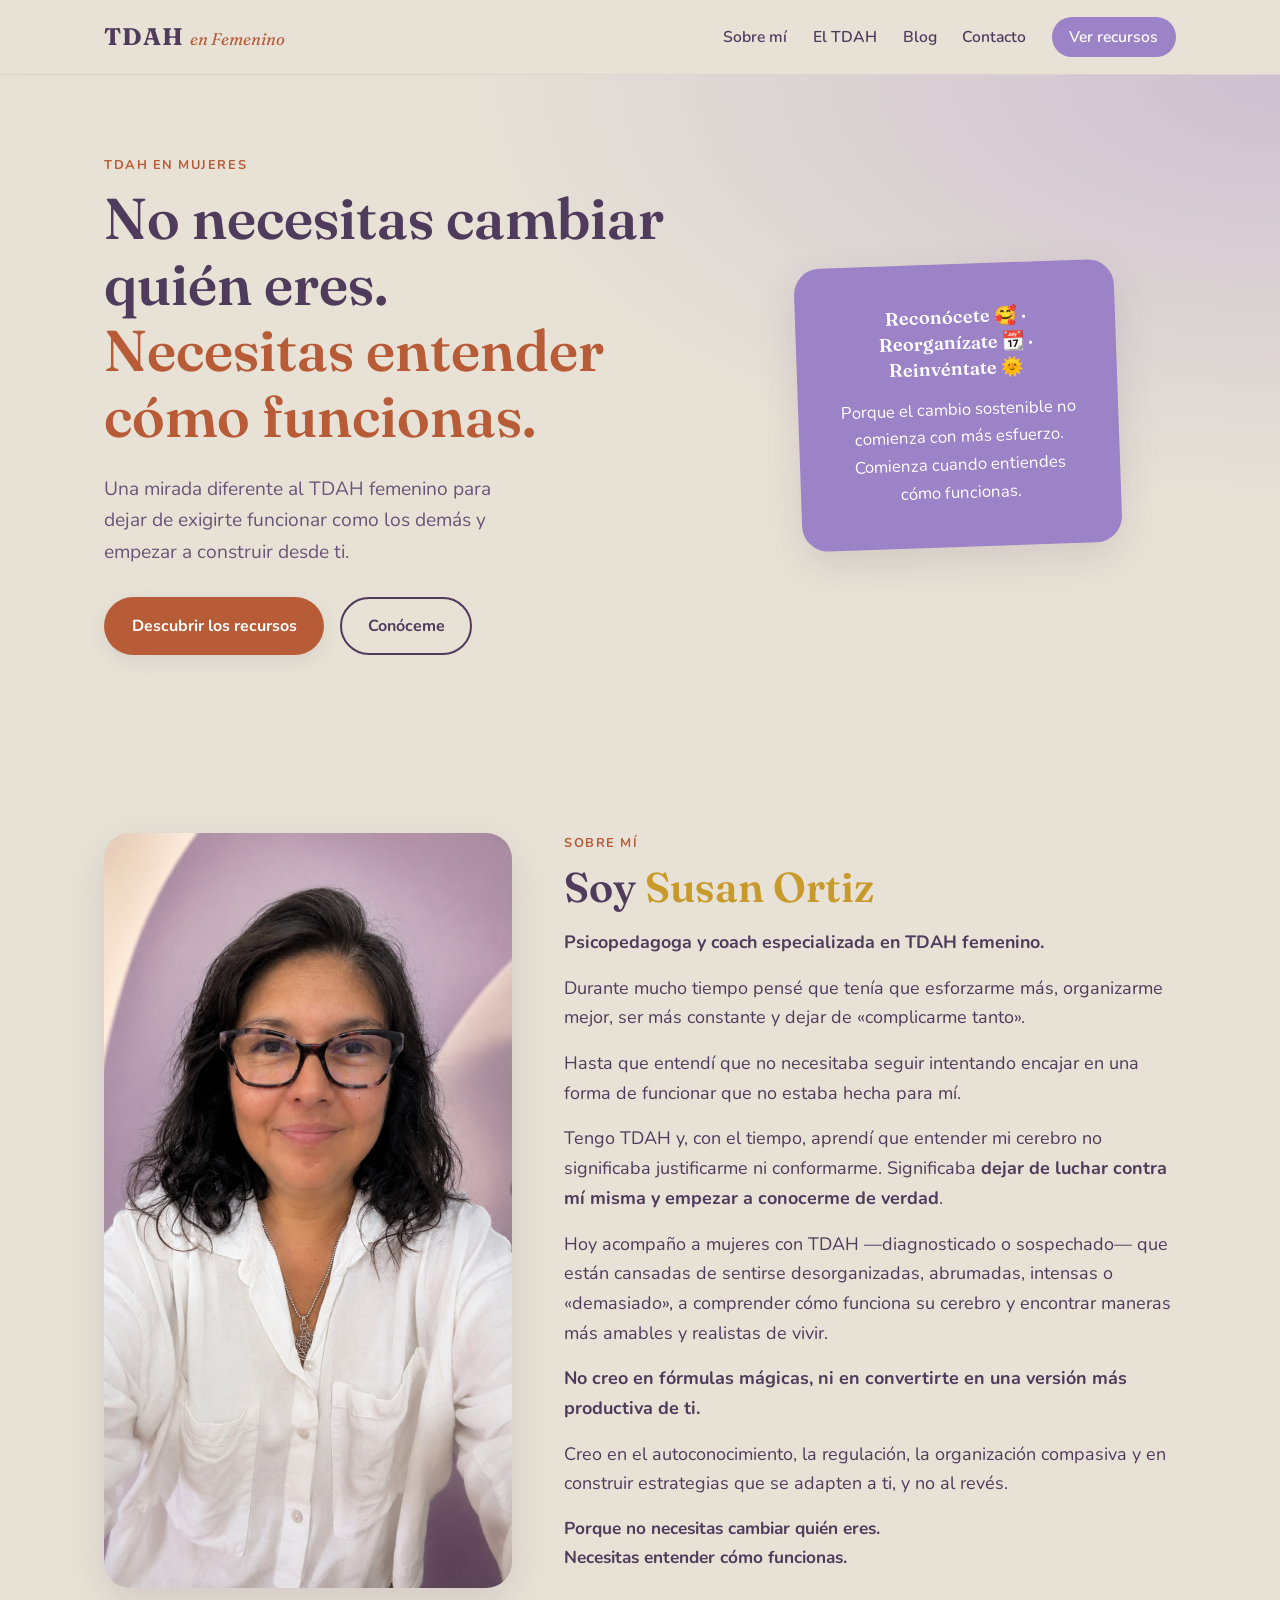
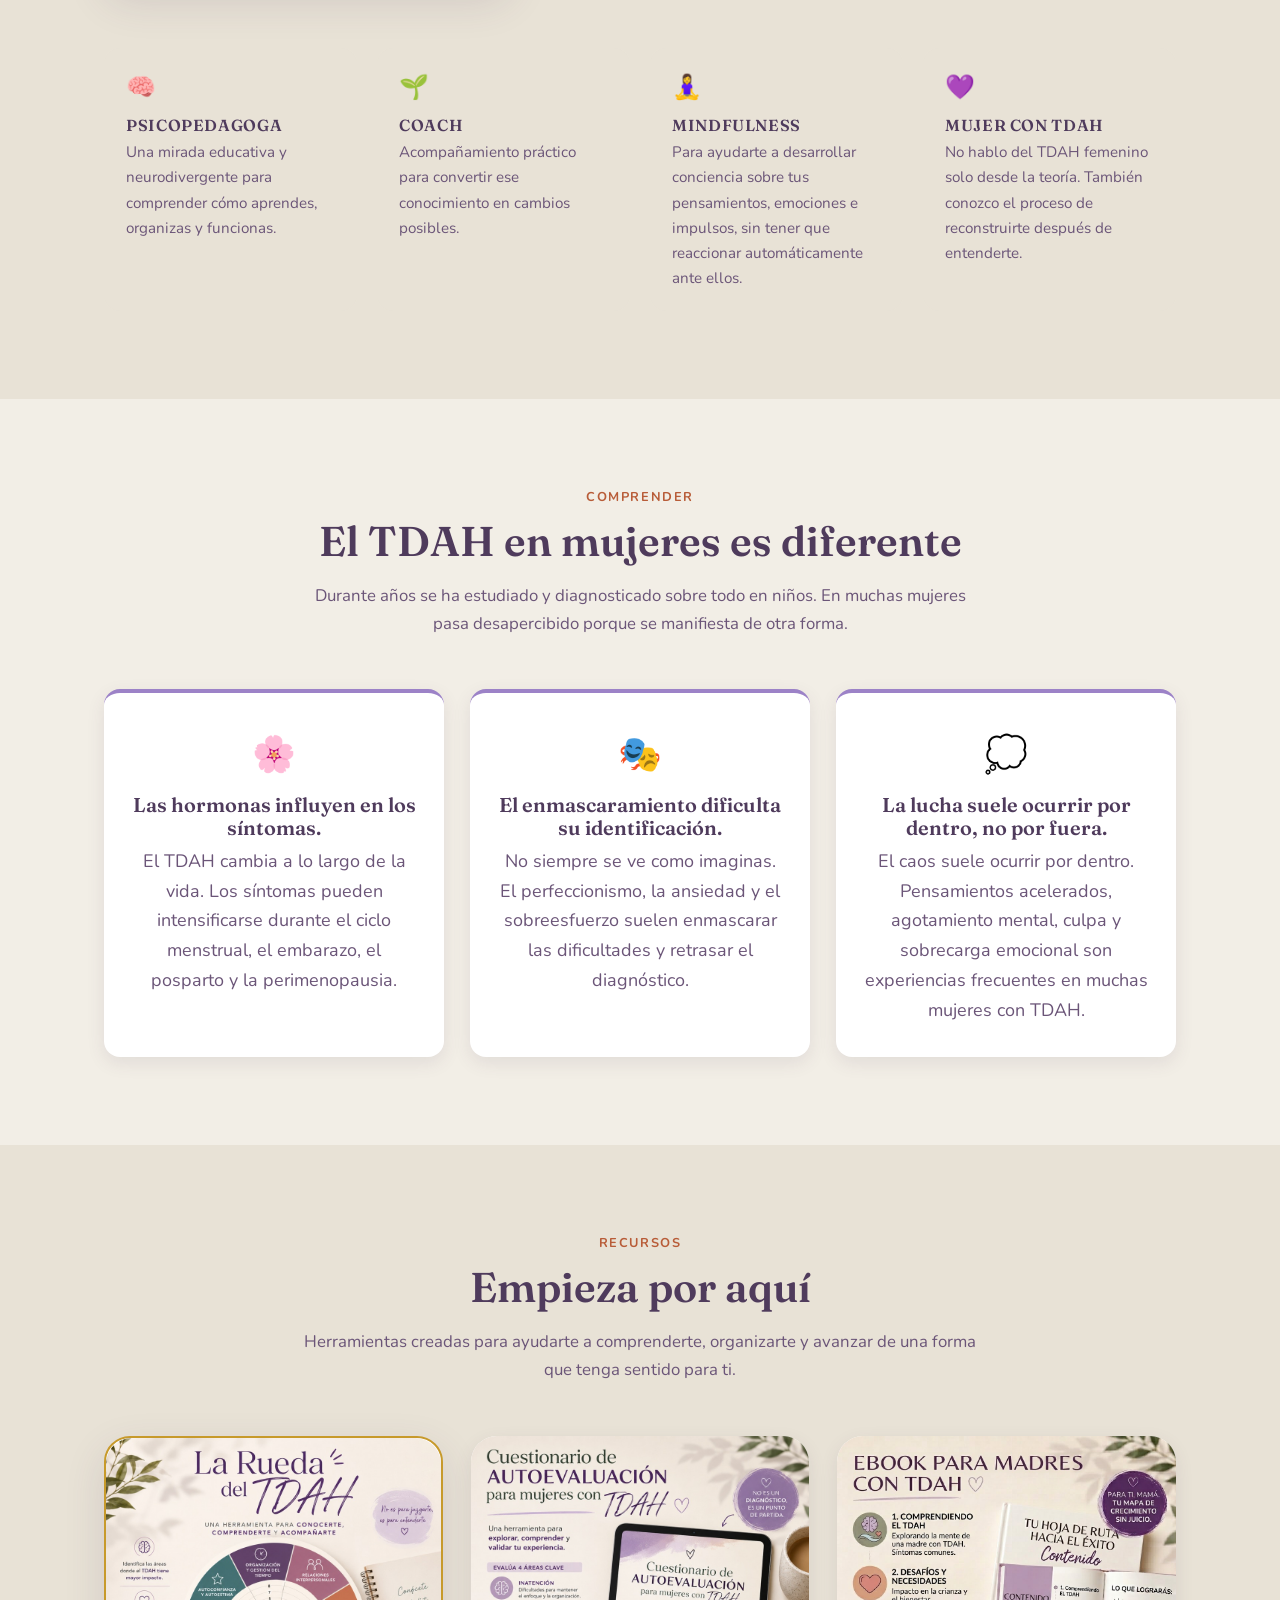
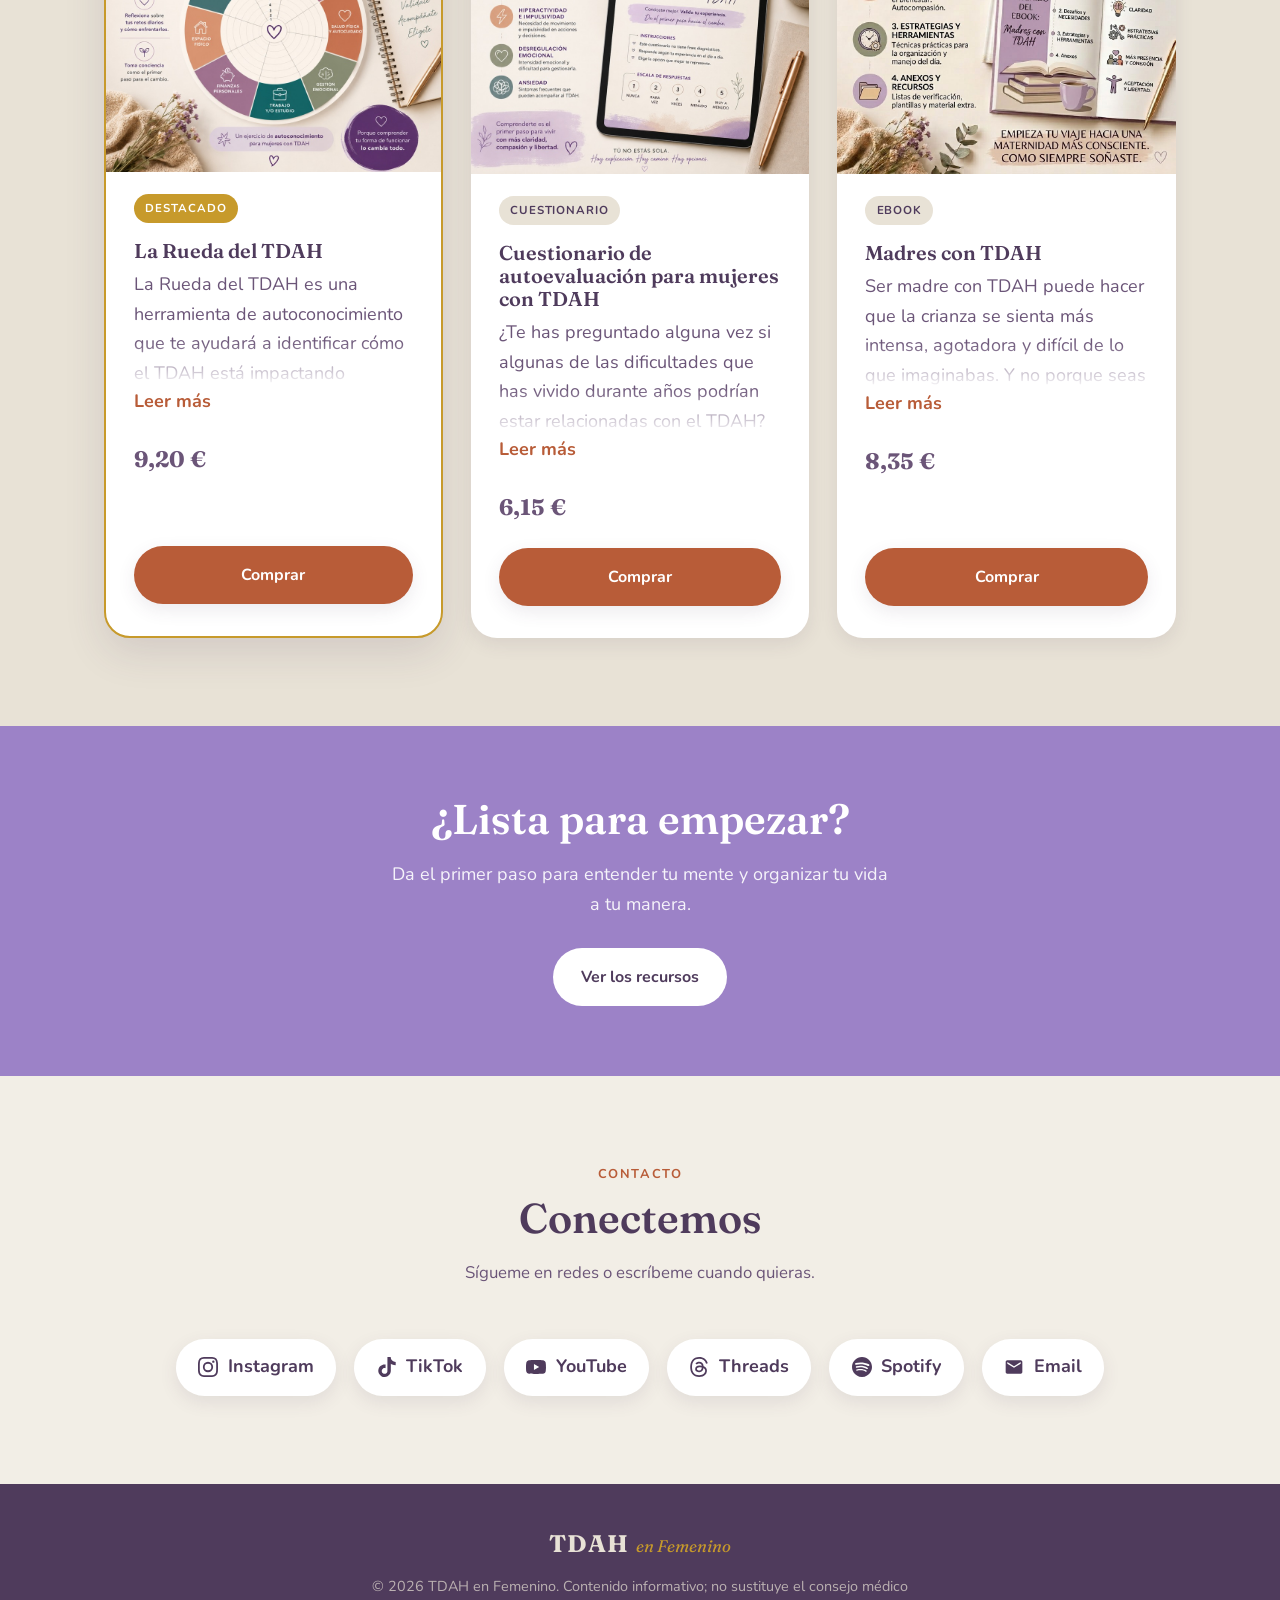
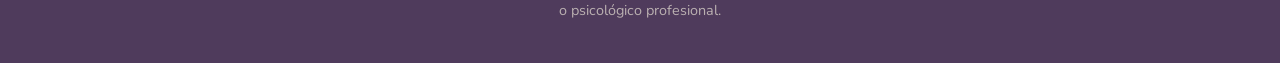
<file: index.html>
<!DOCTYPE html>
<html lang="es">
<head>
  <meta charset="UTF-8" />
  <meta name="viewport" content="width=device-width, initial-scale=1.0" />
  <title>TDAH en Femenino — Recursos sobre el TDAH en mujeres</title>
  <meta name="description" content="TDAH en Femenino: recursos, guías y PDFs para entender y acompañar el TDAH en mujeres. Información cercana y profesional para tu día a día." />
  <meta name="author" content="TDAH en Femenino" />

  <!-- Open Graph -->
  <meta property="og:title" content="TDAH en Femenino" />
  <meta property="og:description" content="Recursos y guías para entender el TDAH en mujeres." />
  <meta property="og:type" content="website" />
  <meta property="og:locale" content="es_ES" />
  <meta property="og:url" content="https://tdah-en-femenino.github.io/" />

  <link rel="preconnect" href="https://fonts.googleapis.com" />
  <link rel="preconnect" href="https://fonts.gstatic.com" crossorigin />
  <link href="https://fonts.googleapis.com/css2?family=Fraunces:opsz,wght@9..144,400;9..144,600;9..144,700&family=Nunito:wght@400;500;600;700&display=swap" rel="stylesheet" />

  <link rel="stylesheet" href="assets/css/styles.css" />
</head>
<body>
  <!-- ===================== HEADER ===================== -->
  <header class="site-header" id="inicio">
    <div class="container header-inner">
      <a class="logo" href="#inicio" aria-label="TDAH en Femenino - inicio">
        <span class="logo-mark">TDAH</span>
        <span class="logo-text">en Femenino</span>
      </a>

      <nav class="nav" aria-label="Navegación principal">
        <button class="nav-toggle" id="navToggle" aria-expanded="false" aria-controls="navMenu" aria-label="Abrir menú">
          <span></span><span></span><span></span>
        </button>
        <ul class="nav-menu" id="navMenu">
          <li><a href="#sobre-mi">Sobre mí</a></li>
          <li><a href="#tdah">El TDAH</a></li>
          <li><a href="/blog/">Blog</a></li>
          <li><a href="#contacto">Contacto</a></li>
          <li><a class="nav-cta" href="#productos">Ver recursos</a></li>
        </ul>
      </nav>
    </div>
  </header>

  <main>
    <!-- ===================== HERO ===================== -->
    <section class="hero">
      <div class="container hero-inner">
        <div class="hero-content">
          <p class="eyebrow">TDAH en mujeres</p>
          <h1>No necesitas cambiar quién eres.<br /><span class="highlight">Necesitas entender cómo funcionas.</span></h1>
          <p class="lead">
            Una mirada diferente al TDAH femenino para dejar de exigirte
            funcionar como los demás y empezar a construir desde ti.
          </p>
          <div class="hero-actions">
            <a class="btn btn-primary" href="#productos">Descubrir los recursos</a>
            <a class="btn btn-ghost" href="#sobre-mi">Conóceme</a>
          </div>
        </div>
        <div class="hero-visual" aria-hidden="true">
          <div class="hero-card">
            <p class="hero-card-title">Reconócete 🥰 · Reorganízate 📆 · Reinvéntate 🌞</p>
            <p>
              Porque el cambio sostenible no comienza con más esfuerzo.
              Comienza cuando entiendes cómo funcionas.
            </p>
          </div>
        </div>
      </div>
    </section>

    <!-- ===================== SOBRE MÍ ===================== -->
    <section class="section" id="sobre-mi">
      <div class="container about-grid">
        <div class="about-photo">
          <img src="assets/img/sobre-mi.jpg" alt="Susan Ortiz, fundadora de TDAH en Femenino" width="960" height="1280" />
        </div>
        <div class="about-text">
          <p class="eyebrow">Sobre mí</p>
          <h2>Soy <span class="highlight-alt">Susan Ortiz</span></h2>
          <p class="about-lead">
            <strong>Psicopedagoga y coach especializada en TDAH femenino.</strong>
          </p>
          <p>
            Durante mucho tiempo pensé que tenía que esforzarme más, organizarme
            mejor, ser más constante y dejar de «complicarme tanto».
          </p>
          <p>
            Hasta que entendí que no necesitaba seguir intentando encajar en una
            forma de funcionar que no estaba hecha para mí.
          </p>
          <p>
            Tengo TDAH y, con el tiempo, aprendí que entender mi cerebro no
            significaba justificarme ni conformarme. Significaba <strong>dejar de
            luchar contra mí misma y empezar a conocerme de verdad</strong>.
          </p>
          <p>
            Hoy acompaño a mujeres con TDAH —diagnosticado o sospechado— que
            están cansadas de sentirse desorganizadas, abrumadas, intensas o
            «demasiado», a comprender cómo funciona su cerebro y encontrar
            maneras más amables y realistas de vivir.
          </p>
          <p>
            <strong>No creo en fórmulas mágicas, ni en convertirte en una versión
            más productiva de ti.</strong>
          </p>
          <p>
            Creo en el autoconocimiento, la regulación, la organización
            compasiva y en construir estrategias que se adapten a ti, y no al
            revés.
          </p>
          <p class="about-closing">
            <strong>Porque no necesitas cambiar quién eres.<br />
            Necesitas entender cómo funcionas.</strong>
          </p>
        </div>
        <div class="about-roles">
          <article class="role-card">
            <span class="role-icon">🧠</span>
            <h3>Psicopedagoga</h3>
            <p>Una mirada educativa y neurodivergente para comprender cómo aprendes, organizas y funcionas.</p>
          </article>
          <article class="role-card">
            <span class="role-icon">🌱</span>
            <h3>Coach</h3>
            <p>Acompañamiento práctico para convertir ese conocimiento en cambios posibles.</p>
          </article>
          <article class="role-card">
            <span class="role-icon">🧘‍♀️</span>
            <h3>Mindfulness</h3>
            <p>Para ayudarte a desarrollar conciencia sobre tus pensamientos, emociones e impulsos, sin tener que reaccionar automáticamente ante ellos.</p>
          </article>
          <article class="role-card">
            <span class="role-icon">💜</span>
            <h3>Mujer con TDAH</h3>
            <p>No hablo del TDAH femenino solo desde la teoría. También conozco el proceso de reconstruirte después de entenderte.</p>
          </article>
        </div>
      </div>
    </section>

    <!-- ===================== QUÉ ES EL TDAH ===================== -->
    <section class="section section-alt" id="tdah">
      <div class="container">
        <div class="section-head">
          <p class="eyebrow">Comprender</p>
          <h2>El TDAH en mujeres es diferente</h2>
          <p class="section-sub">
            Durante años se ha estudiado y diagnosticado sobre todo en niños.
            En muchas mujeres pasa desapercibido porque se manifiesta de otra forma.
          </p>
        </div>
        <div class="features">
          <article class="feature">
            <span class="feature-icon">🌸</span>
            <h3>Las hormonas influyen en los síntomas.</h3>
            <p>El TDAH cambia a lo largo de la vida. Los síntomas pueden intensificarse durante el ciclo menstrual, el embarazo, el posparto y la perimenopausia.</p>
          </article>
          <article class="feature">
            <span class="feature-icon">🎭</span>
            <h3>El enmascaramiento dificulta su identificación.</h3>
            <p>No siempre se ve como imaginas. El perfeccionismo, la ansiedad y el sobreesfuerzo suelen enmascarar las dificultades y retrasar el diagnóstico.</p>
          </article>
          <article class="feature">
            <span class="feature-icon">💭</span>
            <h3>La lucha suele ocurrir por dentro, no por fuera.</h3>
            <p>El caos suele ocurrir por dentro. Pensamientos acelerados, agotamiento mental, culpa y sobrecarga emocional son experiencias frecuentes en muchas mujeres con TDAH.</p>
          </article>
        </div>
      </div>
    </section>
    <!-- ===================== PRODUCTOS ===================== -->
    <section class="section" id="productos">
      <div class="container">
        <div class="section-head">
          <p class="eyebrow">Recursos</p>
          <h2>Empieza por aquí</h2>
          <p class="section-sub">
            Herramientas creadas para ayudarte a comprenderte, organizarte y
            avanzar de una forma que tenga sentido para ti.
          </p>
        </div>

        <div class="products">
          <!-- Producto destacado: La Rueda del TDAH. -->
          <article class="product-card featured">
            <div class="product-media">
              <img src="assets/img/rueda-del-tdah.jpg" alt="La Rueda del TDAH, herramienta visual de autoconocimiento" loading="lazy" width="900" height="900" />
            </div>
            <div class="product-badge">Destacado</div>
            <h3>La Rueda del TDAH</h3>
            <div class="product-desc" id="prod-desc-1">
              <p>
                La Rueda del TDAH es una herramienta de autoconocimiento que te
                ayudará a identificar cómo el TDAH está impactando diferentes
                áreas de tu vida.
              </p>
              <p>
                A través de un ejercicio sencillo, evaluarás 8 áreas clave:
                organización, relaciones, autocuidado, gestión emocional, trabajo
                o estudio, finanzas, espacio físico y autoestima. Al completar la
                rueda, obtendrás una representación visual de tus principales
                desafíos y de las áreas que pueden necesitar más atención y apoyo.
              </p>
              <p>
                Este recurso no tiene fines diagnósticos. Su objetivo es ayudarte
                a desarrollar una mayor comprensión de ti misma y de tu forma
                única de funcionar.
              </p>
              <p class="product-closing">
                <strong>Porque el primer paso para generar cambios es tomar
                conciencia de dónde te encuentras hoy.</strong>
              </p>
            </div>
            <button class="read-more" type="button" aria-expanded="false" aria-controls="prod-desc-1">Leer más</button>
            <p class="product-price">9,20 €</p>
            <a class="btn btn-primary btn-block" href="https://pay.hotmart.com/C107404361L" target="_blank" rel="noopener">
              Comprar
            </a>
          </article>

          <!-- Cuestionario de autoevaluación para mujeres con TDAH. -->
          <article class="product-card">
            <div class="product-media">
              <img src="assets/img/cuestionario-autoevaluacion.jpg" alt="Cuestionario de autoevaluación para mujeres con TDAH" loading="lazy" width="900" height="900" />
            </div>
            <div class="product-badge">Cuestionario</div>
            <h3>Cuestionario de autoevaluación para mujeres con TDAH</h3>
            <div class="product-desc" id="prod-desc-2">
              <p>
                ¿Te has preguntado alguna vez si algunas de las dificultades que
                has vivido durante años podrían estar relacionadas con el TDAH?
              </p>
              <p>
                Este cuestionario ha sido creado especialmente para mujeres que
                quieren comprender mejor su forma de pensar, sentir y funcionar.
                Te ayudará a reconocer patrones y características que pueden estar
                presentes en el TDAH femenino y a reflexionar sobre cómo estos
                pueden estar influyendo en diferentes áreas de tu vida.
              </p>
              <p>
                No es una prueba diagnóstica, pero sí puede ser un primer paso
                para conocerte mejor, poner nombre a algunas experiencias y
                decidir si quieres profundizar en la comprensión de tu cerebro.
              </p>
              <p class="product-closing">
                <strong>Porque entenderte también es una forma de empezar a
                cuidarte.</strong>
              </p>
            </div>
            <button class="read-more" type="button" aria-expanded="false" aria-controls="prod-desc-2">Leer más</button>
            <p class="product-price">6,15 €</p>
            <a class="btn btn-primary btn-block" href="https://pay.hotmart.com/I107403872X" target="_blank" rel="noopener">
              Comprar
            </a>
          </article>

          <!-- Madres con TDAH (ebook). -->
          <article class="product-card">
            <div class="product-media">
              <img src="assets/img/ebook-madres-con-tdah.jpeg" alt="Ebook Madres con TDAH" loading="lazy" width="1024" height="1024" />
            </div>
            <div class="product-badge">Ebook</div>
            <h3>Madres con TDAH</h3>
            <div class="product-desc" id="prod-desc-3">
              <p>
                Ser madre con TDAH puede hacer que la crianza se sienta más
                intensa, agotadora y difícil de lo que imaginabas. Y no porque
                seas una mala madre, sino porque estás intentando responder a las
                demandas de la maternidad mientras gestionas un cerebro que
                funciona de otra manera.
              </p>
              <p>
                Este ebook es una guía práctica para comprender mejor cómo el TDAH
                puede influir en tu maternidad y encontrar estrategias sencillas
                para organizarte, regular tus emociones y acompañar a tus hijos
                desde una crianza más consciente y respetuosa.
              </p>
              <p class="product-closing">
                <strong>Menos culpa. Más comprensión. Más herramientas para ti y
                tu familia.</strong>
              </p>
            </div>
            <button class="read-more" type="button" aria-expanded="false" aria-controls="prod-desc-3">Leer más</button>
            <p class="product-price">8,35 €</p>
            <a class="btn btn-primary btn-block" href="https://pay.hotmart.com/N107404601A" target="_blank" rel="noopener">
              Comprar
            </a>
          </article>
        </div>
      </div>
    </section>

    <!-- ===================== CTA ===================== -->
    <section class="cta-band">
      <div class="container cta-inner">
        <h2>¿Lista para empezar?</h2>
        <p>Da el primer paso para entender tu mente y organizar tu vida a tu manera.</p>
        <a class="btn btn-light" href="#productos">
          Ver los recursos
        </a>
      </div>
    </section>

    <!-- ===================== CONTACTO ===================== -->
    <section class="section section-alt" id="contacto">
      <div class="container contact-inner">
        <div class="section-head">
          <p class="eyebrow">Contacto</p>
          <h2>Conectemos</h2>
          <p class="section-sub">
            Sígueme en redes o escríbeme cuando quieras.
          </p>
        </div>

        <div class="socials">
          <a class="social" href="https://www.instagram.com/tdah_en_femenino/" target="_blank" rel="noopener" aria-label="Instagram">
            <svg class="social-icon" viewBox="0 0 24 24" fill="currentColor" aria-hidden="true" focusable="false"><path d="M12 2.163c3.204 0 3.584.012 4.85.07 3.252.148 4.771 1.691 4.919 4.919.058 1.265.069 1.645.069 4.849 0 3.205-.012 3.584-.069 4.849-.149 3.225-1.664 4.771-4.919 4.919-1.266.058-1.644.07-4.85.07-3.204 0-3.584-.012-4.849-.07-3.26-.149-4.771-1.699-4.919-4.92-.058-1.265-.07-1.644-.07-4.849 0-3.204.013-3.583.07-4.849.149-3.227 1.664-4.771 4.919-4.919 1.266-.057 1.645-.069 4.849-.069zM12 0C8.741 0 8.333.014 7.053.072 2.695.272.273 2.69.073 7.052.014 8.333 0 8.741 0 12c0 3.259.014 3.668.072 4.948.2 4.358 2.618 6.78 6.98 6.98C8.333 23.986 8.741 24 12 24c3.259 0 3.668-.014 4.948-.072 4.354-.2 6.782-2.618 6.979-6.98.059-1.28.073-1.689.073-4.948 0-3.259-.014-3.667-.072-4.947-.196-4.354-2.617-6.78-6.979-6.98C15.668.014 15.259 0 12 0zm0 5.838a6.162 6.162 0 100 12.324 6.162 6.162 0 000-12.324zM12 16a4 4 0 110-8 4 4 0 010 8zm6.406-11.845a1.44 1.44 0 100 2.881 1.44 1.44 0 000-2.881z"/></svg><span>Instagram</span>
          </a>
          <a class="social" href="https://www.tiktok.com/@tdah_en_femenino" target="_blank" rel="noopener" aria-label="TikTok">
            <svg class="social-icon" viewBox="0 0 24 24" fill="currentColor" aria-hidden="true" focusable="false"><path d="M12.525.02c1.31-.02 2.61-.01 3.91-.02.08 1.53.63 3.09 1.75 4.17 1.12 1.11 2.7 1.62 4.24 1.79v4.03c-1.44-.05-2.89-.35-4.2-.97-.57-.26-1.1-.59-1.62-.93-.01 2.92.01 5.84-.02 8.75-.08 1.4-.54 2.79-1.35 3.94-1.31 1.92-3.58 3.17-5.91 3.21-1.43.08-2.86-.31-4.08-1.03-2.02-1.19-3.44-3.37-3.65-5.71-.02-.5-.03-1-.01-1.49.18-1.9 1.12-3.72 2.58-4.96 1.66-1.44 3.98-2.13 6.15-1.72.02 1.48-.04 2.96-.04 4.44-.99-.32-2.15-.23-3.02.37-.63.41-1.11 1.04-1.36 1.75-.21.51-.15 1.07-.14 1.61.24 1.64 1.82 3.02 3.5 2.87 1.12-.01 2.19-.66 2.77-1.61.19-.33.4-.67.41-1.06.1-1.79.06-3.57.07-5.36.01-4.03-.01-8.05.02-12.07z"/></svg><span>TikTok</span>
          </a>
          <a class="social" href="https://www.youtube.com/@TDAHenFemenino" target="_blank" rel="noopener" aria-label="YouTube">
            <svg class="social-icon" viewBox="0 0 24 24" fill="currentColor" aria-hidden="true" focusable="false"><path d="M23.498 6.186a3.016 3.016 0 0 0-2.122-2.136C19.505 3.545 12 3.545 12 3.545s-7.505 0-9.377.505A3.017 3.017 0 0 0 .502 6.186C0 8.07 0 12 0 12s0 3.93.502 5.814a3.016 3.016 0 0 0 2.122 2.136c1.871.505 9.376.505 9.376.505s7.505 0 9.377-.505a3.015 3.015 0 0 0 2.122-2.136C24 15.93 24 12 24 12s0-3.93-.502-5.814zM9.545 15.568V8.432L15.818 12l-6.273 3.568z"/></svg><span>YouTube</span>
          </a>
          <a class="social" href="https://www.threads.com/@tdah_en_femenino" target="_blank" rel="noopener" aria-label="Threads">
            <svg class="social-icon" viewBox="0 0 24 24" fill="currentColor" aria-hidden="true" focusable="false"><path d="M12.186 24h-.007c-3.581-.024-6.334-1.205-8.184-3.509C2.35 18.44 1.5 15.586 1.472 12.01v-.017c.03-3.579.879-6.43 2.525-8.482C5.845 1.205 8.6.024 12.18 0h.014c2.746.02 5.043.725 6.826 2.098 1.677 1.29 2.858 3.13 3.509 5.467l-2.04.569c-1.104-3.96-3.898-5.984-8.304-6.015-2.91.022-5.11.936-6.54 2.717C4.307 6.504 3.616 8.914 3.589 12c.027 3.086.718 5.496 2.057 7.164 1.43 1.783 3.631 2.698 6.54 2.717 2.623-.02 4.358-.631 5.8-2.045 1.647-1.613 1.618-3.593 1.09-4.798-.31-.71-.873-1.3-1.634-1.75-.192 1.352-.622 2.446-1.284 3.272-.886 1.102-2.14 1.704-3.73 1.79-1.202.065-2.361-.218-3.259-.801-1.063-.689-1.685-1.74-1.752-2.964-.065-1.19.408-2.285 1.33-3.082.88-.76 2.119-1.207 3.583-1.291a13.853 13.853 0 0 1 3.02.142c-.126-.742-.375-1.332-.75-1.757-.513-.586-1.308-.883-2.359-.89h-.029c-.844 0-1.992.232-2.721 1.32L7.734 7.847c.98-1.454 2.568-2.256 4.478-2.256h.044c3.194.02 5.097 1.975 5.287 5.388.108.046.216.094.321.142 1.49.7 2.58 1.761 3.154 3.07.797 1.82.871 4.79-1.548 7.158-1.85 1.81-4.094 2.628-7.277 2.65zm1.003-11.69c-.242 0-.487.007-.739.021-1.836.103-2.98.946-2.916 2.143.067 1.256 1.452 1.839 2.784 1.767 1.224-.065 2.818-.543 3.086-3.71a10.5 10.5 0 0 0-2.215-.221z"/></svg><span>Threads</span>
          </a>
          <a class="social" href="https://open.spotify.com/show/7LtHsrQdTnMFi4iqPf178T" target="_blank" rel="noopener" aria-label="Spotify">
            <svg class="social-icon" viewBox="0 0 24 24" fill="currentColor" aria-hidden="true" focusable="false"><path d="M12 0C5.4 0 0 5.4 0 12s5.4 12 12 12 12-5.4 12-12S18.66 0 12 0zm5.521 17.34c-.24.359-.66.48-1.021.24-2.82-1.74-6.36-2.101-10.561-1.141-.418.122-.779-.179-.899-.539-.12-.421.18-.78.54-.9 4.56-1.021 8.52-.6 11.64 1.32.42.18.479.659.301 1.02zm1.44-3.3c-.301.42-.841.6-1.262.3-3.239-1.98-8.159-2.58-11.939-1.38-.479.12-1.02-.12-1.14-.6-.12-.48.12-1.021.6-1.141C9.6 9.9 15 10.561 18.72 12.84c.361.181.54.78.241 1.2zm.12-3.36C15.24 8.4 8.82 8.16 5.16 9.301c-.6.179-1.2-.181-1.38-.721-.18-.601.18-1.2.72-1.381 4.26-1.26 11.28-1.02 15.721 1.621.539.3.719 1.02.419 1.56-.299.421-1.02.599-1.559.3z"/></svg><span>Spotify</span>
          </a>
          <a class="social" href="mailto:mundo.terapia1@gmail.com" aria-label="Correo electrónico">
            <svg class="social-icon" viewBox="0 0 24 24" fill="currentColor" aria-hidden="true" focusable="false"><path d="M20 4H4c-1.1 0-1.99.9-1.99 2L2 18c0 1.1.9 2 2 2h16c1.1 0 2-.9 2-2V6c0-1.1-.9-2-2-2zm0 4-8 5-8-5V6l8 5 8-5v2z"/></svg><span>Email</span>
          </a>
        </div>
      </div>
    </section>
  </main>

  <!-- ===================== FOOTER ===================== -->
  <footer class="site-footer">
    <div class="container footer-inner">
      <a class="logo logo-footer" href="#inicio" aria-label="TDAH en Femenino - inicio">
        <span class="logo-mark">TDAH</span>
        <span class="logo-text">en Femenino</span>
      </a>
      <p class="footer-note">
        © <span id="year"></span> TDAH en Femenino. Contenido informativo; no sustituye
        el consejo médico o psicológico profesional.
      </p>
    </div>
  </footer>

  <script src="assets/js/main.js"></script>
</body>
</html>
</file>
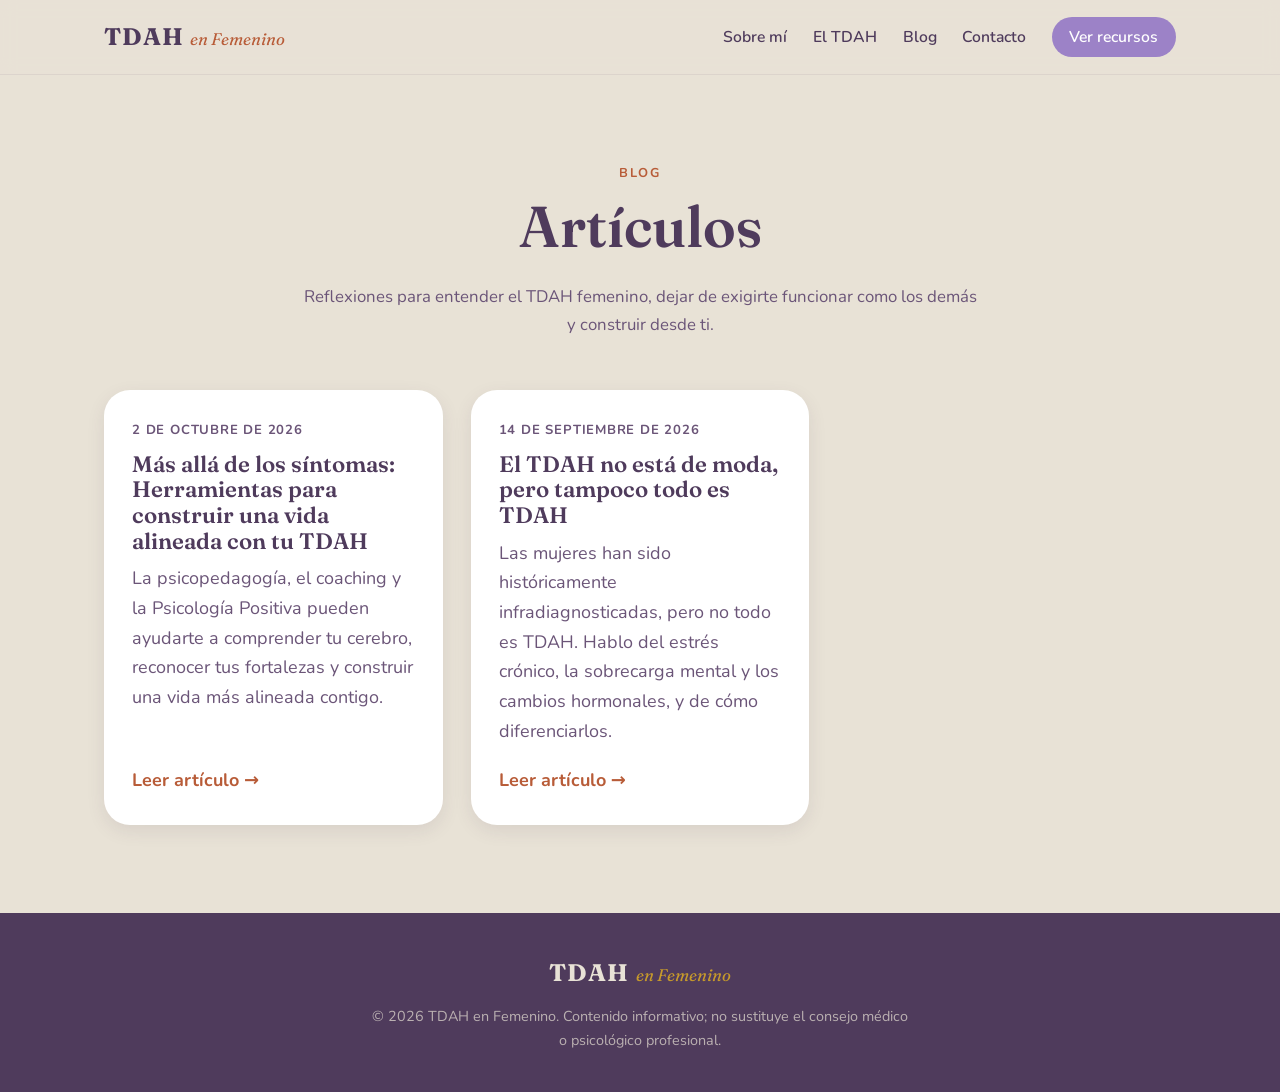
<file: blog/index.html>
<!DOCTYPE html>
<html lang="es">
<head>
  <meta charset="UTF-8" />
  <meta name="viewport" content="width=device-width, initial-scale=1.0" />
  <title>Blog — TDAH en Femenino</title>
  <meta name="description" content="Artículos sobre TDAH femenino: comprender tu mente, dejar de culparte y construir estrategias más amables. Reflexiones de Susan Ortiz." />
  <meta name="author" content="TDAH en Femenino" />

  <!-- Open Graph -->
  <meta property="og:title" content="Blog — TDAH en Femenino" />
  <meta property="og:description" content="Artículos sobre TDAH femenino: comprender tu mente y construir estrategias más amables." />
  <meta property="og:type" content="website" />
  <meta property="og:locale" content="es_ES" />
  <meta property="og:url" content="https://tdah-en-femenino.github.io/blog/" />
  <link rel="canonical" href="https://tdah-en-femenino.github.io/blog/" />

  <link rel="preconnect" href="https://fonts.googleapis.com" />
  <link rel="preconnect" href="https://fonts.gstatic.com" crossorigin />
  <link href="https://fonts.googleapis.com/css2?family=Fraunces:opsz,wght@9..144,400;9..144,600;9..144,700&family=Nunito:wght@400;500;600;700&display=swap" rel="stylesheet" />

  <link rel="stylesheet" href="/assets/css/styles.css" />
</head>
<body>
  <!-- ===================== HEADER ===================== -->
  <header class="site-header">
    <div class="container header-inner">
      <a class="logo" href="/" aria-label="TDAH en Femenino - inicio">
        <span class="logo-mark">TDAH</span>
        <span class="logo-text">en Femenino</span>
      </a>

      <nav class="nav" aria-label="Navegación principal">
        <button class="nav-toggle" id="navToggle" aria-expanded="false" aria-controls="navMenu" aria-label="Abrir menú">
          <span></span><span></span><span></span>
        </button>
        <ul class="nav-menu" id="navMenu">
          <li><a href="/#sobre-mi">Sobre mí</a></li>
          <li><a href="/#tdah">El TDAH</a></li>
          <li><a href="/blog/" aria-current="page">Blog</a></li>
          <li><a href="/#contacto">Contacto</a></li>
          <li><a class="nav-cta" href="/#productos">Ver recursos</a></li>
        </ul>
      </nav>
    </div>
  </header>

  <main>
    <section class="section">
      <div class="container">
        <div class="section-head">
          <p class="eyebrow">Blog</p>
          <h1>Artículos</h1>
          <p class="section-sub">
            Reflexiones para entender el TDAH femenino, dejar de exigirte funcionar
            como los demás y construir desde ti.
          </p>
        </div>

        <div class="post-grid">
          <article class="post-card">
            <p class="post-date"><time datetime="2026-10-02">2 de octubre de 2026</time></p>
            <h2 class="post-card-title">
              <a href="/blog/mas-alla-de-los-sintomas/">Más allá de los síntomas: Herramientas para construir una vida alineada con tu TDAH</a>
            </h2>
            <p class="post-excerpt">
              La psicopedagogía, el coaching y la Psicología Positiva pueden ayudarte a comprender tu cerebro, reconocer tus fortalezas y construir una vida más alineada contigo.
            </p>
            <a class="post-more" href="/blog/mas-alla-de-los-sintomas/">Leer artículo →</a>
          </article>

          <article class="post-card">
            <p class="post-date"><time datetime="2026-09-14">14 de septiembre de 2026</time></p>
            <h2 class="post-card-title">
              <a href="/blog/el-tdah-no-esta-de-moda/">El TDAH no está de moda, pero tampoco todo es TDAH</a>
            </h2>
            <p class="post-excerpt">
              Las mujeres han sido históricamente infradiagnosticadas, pero no todo
              es TDAH. Hablo del estrés crónico, la sobrecarga mental y los cambios
              hormonales, y de cómo diferenciarlos.
            </p>
            <a class="post-more" href="/blog/el-tdah-no-esta-de-moda/">Leer artículo →</a>
          </article>
        </div>
      </div>
    </section>
  </main>

  <!-- ===================== FOOTER ===================== -->
  <footer class="site-footer">
    <div class="container footer-inner">
      <a class="logo logo-footer" href="/" aria-label="TDAH en Femenino - inicio">
        <span class="logo-mark">TDAH</span>
        <span class="logo-text">en Femenino</span>
      </a>
      <p class="footer-note">
        © <span id="year"></span> TDAH en Femenino. Contenido informativo; no sustituye
        el consejo médico o psicológico profesional.
      </p>
    </div>
  </footer>

  <script src="/assets/js/main.js"></script>
</body>
</html>
</file>
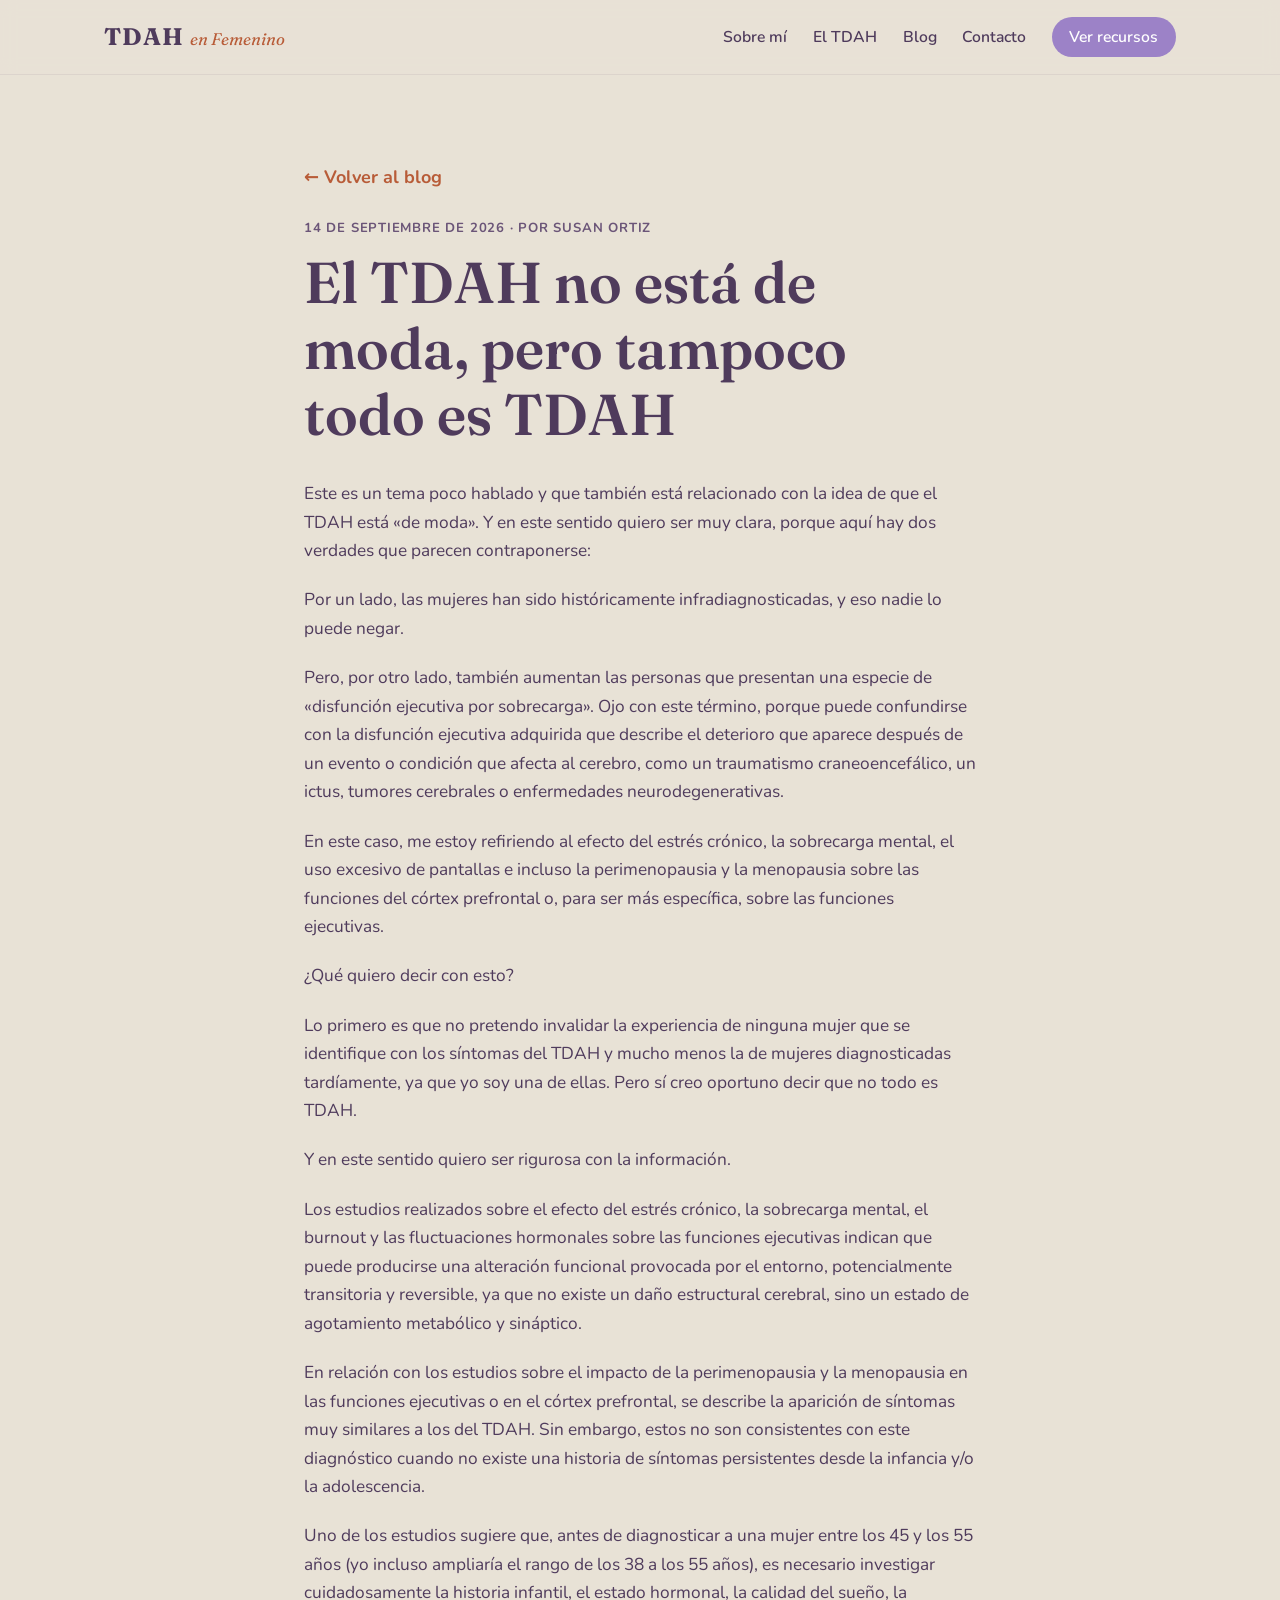
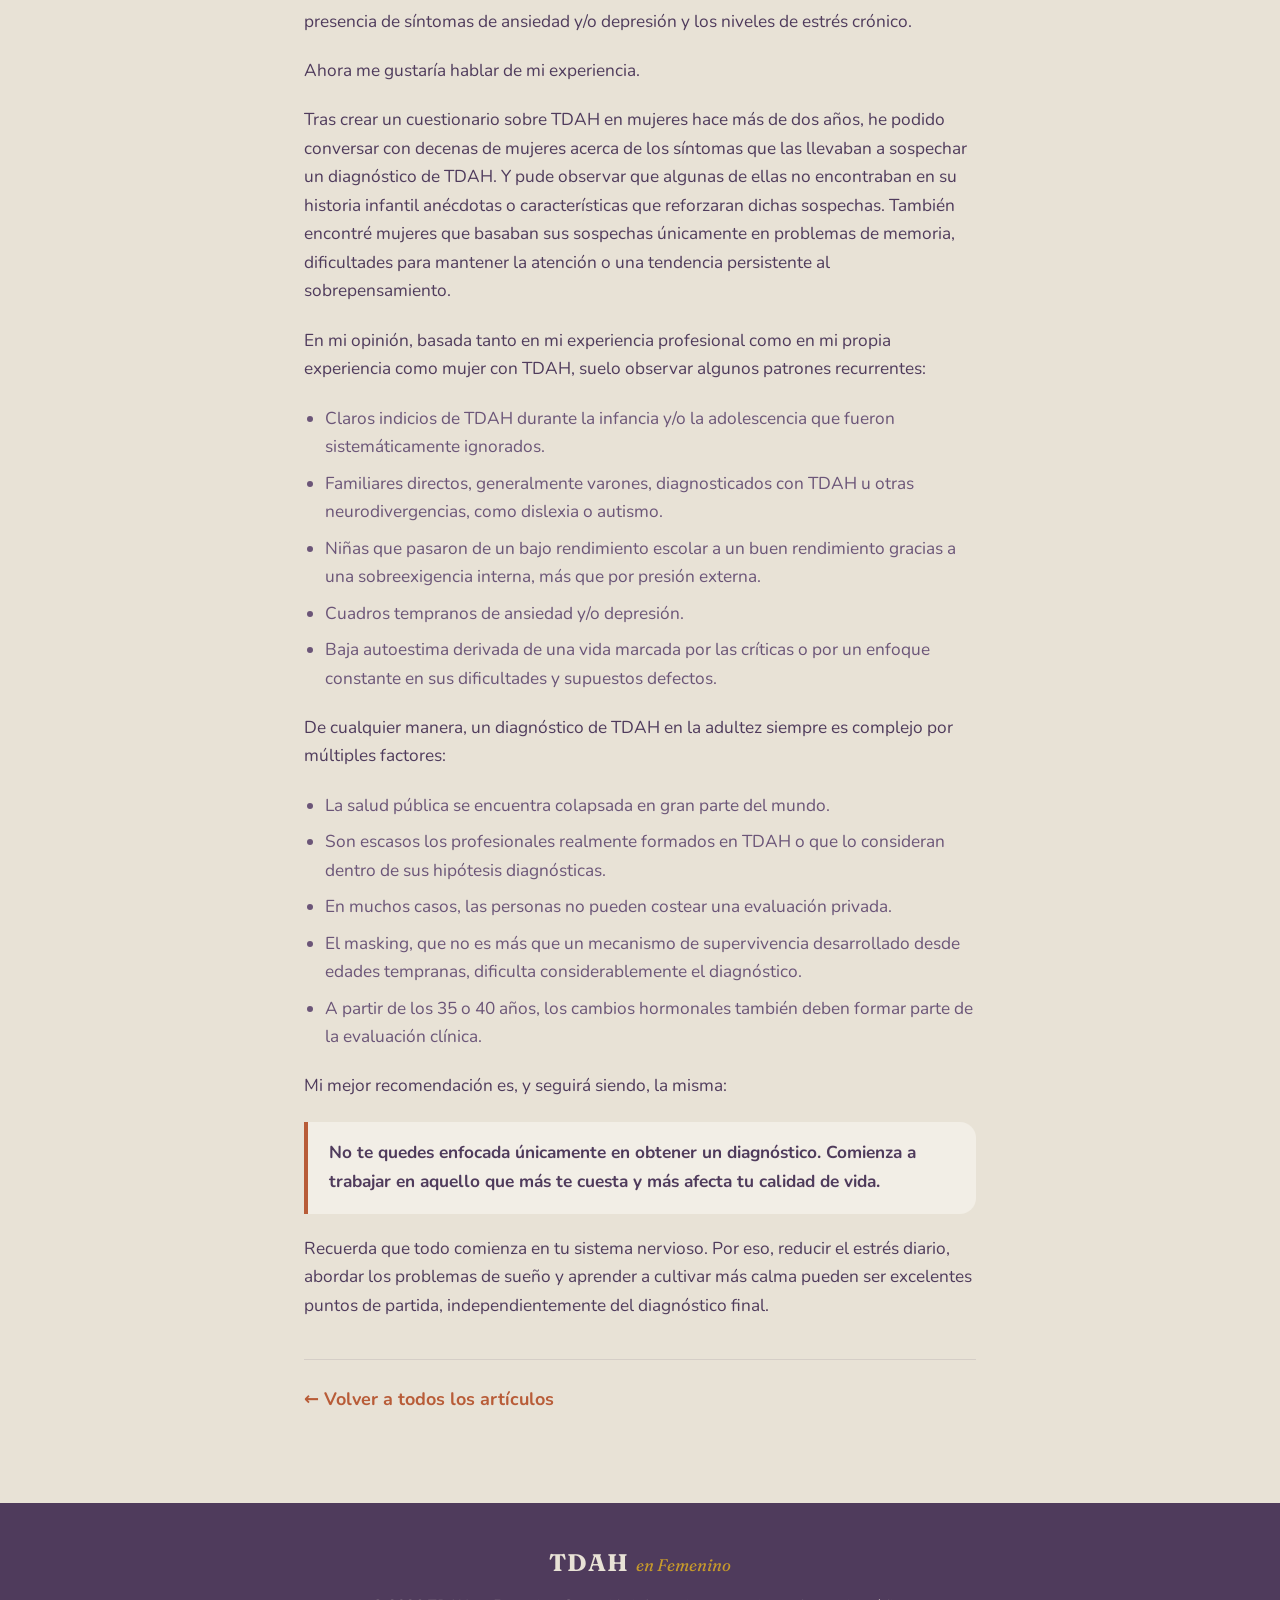
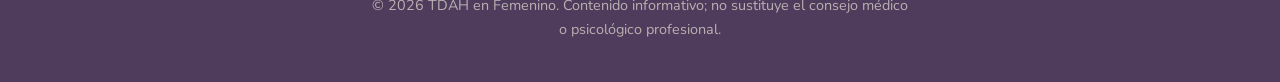
<file: blog/el-tdah-no-esta-de-moda/index.html>
<!DOCTYPE html>
<html lang="es">
<head>
  <meta charset="UTF-8" />
  <meta name="viewport" content="width=device-width, initial-scale=1.0" />
  <title>El TDAH no está de moda, pero tampoco todo es TDAH — TDAH en Femenino</title>
  <meta name="description" content="Las mujeres han sido históricamente infradiagnosticadas, pero no todo es TDAH. Estrés crónico, sobrecarga mental y cambios hormonales: cómo diferenciarlos." />
  <meta name="author" content="Susan Ortiz" />

  <!-- Open Graph -->
  <meta property="og:title" content="El TDAH no está de moda, pero tampoco todo es TDAH" />
  <meta property="og:description" content="No todo es TDAH: estrés crónico, sobrecarga mental y cambios hormonales también afectan a las funciones ejecutivas. Cómo diferenciarlos." />
  <meta property="og:type" content="article" />
  <meta property="og:locale" content="es_ES" />
  <meta property="og:url" content="https://tdah-en-femenino.github.io/blog/el-tdah-no-esta-de-moda/" />
  <meta property="og:image" content="https://tdah-en-femenino.github.io/assets/img/sobre-mi.jpg" />
  <link rel="canonical" href="https://tdah-en-femenino.github.io/blog/el-tdah-no-esta-de-moda/" />

  <link rel="preconnect" href="https://fonts.googleapis.com" />
  <link rel="preconnect" href="https://fonts.gstatic.com" crossorigin />
  <link href="https://fonts.googleapis.com/css2?family=Fraunces:opsz,wght@9..144,400;9..144,600;9..144,700&family=Nunito:wght@400;500;600;700&display=swap" rel="stylesheet" />

  <link rel="stylesheet" href="/assets/css/styles.css" />
</head>
<body>
  <!-- ===================== HEADER ===================== -->
  <header class="site-header">
    <div class="container header-inner">
      <a class="logo" href="/" aria-label="TDAH en Femenino - inicio">
        <span class="logo-mark">TDAH</span>
        <span class="logo-text">en Femenino</span>
      </a>

      <nav class="nav" aria-label="Navegación principal">
        <button class="nav-toggle" id="navToggle" aria-expanded="false" aria-controls="navMenu" aria-label="Abrir menú">
          <span></span><span></span><span></span>
        </button>
        <ul class="nav-menu" id="navMenu">
          <li><a href="/#sobre-mi">Sobre mí</a></li>
          <li><a href="/#tdah">El TDAH</a></li>
          <li><a href="/blog/">Blog</a></li>
          <li><a href="/#contacto">Contacto</a></li>
          <li><a class="nav-cta" href="/#productos">Ver recursos</a></li>
        </ul>
      </nav>
    </div>
  </header>

  <main>
    <article class="section post">
      <div class="container post-container">
        <a class="post-back" href="/blog/">← Volver al blog</a>

        <header class="post-header">
          <p class="post-date"><time datetime="2026-09-14">14 de septiembre de 2026</time> · por Susan Ortiz</p>
          <h1>El TDAH no está de moda, pero tampoco todo es TDAH</h1>
        </header>

        <div class="post-body">
          <p>Este es un tema poco hablado y que también está relacionado con la idea de que el TDAH está «de moda». Y en este sentido quiero ser muy clara, porque aquí hay dos verdades que parecen contraponerse:</p>

          <p>Por un lado, las mujeres han sido históricamente infradiagnosticadas, y eso nadie lo puede negar.</p>

          <p>Pero, por otro lado, también aumentan las personas que presentan una especie de «disfunción ejecutiva por sobrecarga». Ojo con este término, porque puede confundirse con la disfunción ejecutiva adquirida que describe el deterioro que aparece después de un evento o condición que afecta al cerebro, como un traumatismo craneoencefálico, un ictus, tumores cerebrales o enfermedades neurodegenerativas.</p>

          <p>En este caso, me estoy refiriendo al efecto del estrés crónico, la sobrecarga mental, el uso excesivo de pantallas e incluso la perimenopausia y la menopausia sobre las funciones del córtex prefrontal o, para ser más específica, sobre las funciones ejecutivas.</p>

          <p>¿Qué quiero decir con esto?</p>

          <p>Lo primero es que no pretendo invalidar la experiencia de ninguna mujer que se identifique con los síntomas del TDAH y mucho menos la de mujeres diagnosticadas tardíamente, ya que yo soy una de ellas. Pero sí creo oportuno decir que no todo es TDAH.</p>

          <p>Y en este sentido quiero ser rigurosa con la información.</p>

          <p>Los estudios realizados sobre el efecto del estrés crónico, la sobrecarga mental, el burnout y las fluctuaciones hormonales sobre las funciones ejecutivas indican que puede producirse una alteración funcional provocada por el entorno, potencialmente transitoria y reversible, ya que no existe un daño estructural cerebral, sino un estado de agotamiento metabólico y sináptico.</p>

          <p>En relación con los estudios sobre el impacto de la perimenopausia y la menopausia en las funciones ejecutivas o en el córtex prefrontal, se describe la aparición de síntomas muy similares a los del TDAH. Sin embargo, estos no son consistentes con este diagnóstico cuando no existe una historia de síntomas persistentes desde la infancia y/o la adolescencia.</p>

          <p>Uno de los estudios sugiere que, antes de diagnosticar a una mujer entre los 45 y los 55 años (yo incluso ampliaría el rango de los 38 a los 55 años), es necesario investigar cuidadosamente la historia infantil, el estado hormonal, la calidad del sueño, la presencia de síntomas de ansiedad y/o depresión y los niveles de estrés crónico.</p>

          <p>Ahora me gustaría hablar de mi experiencia.</p>

          <p>Tras crear un cuestionario sobre TDAH en mujeres hace más de dos años, he podido conversar con decenas de mujeres acerca de los síntomas que las llevaban a sospechar un diagnóstico de TDAH. Y pude observar que algunas de ellas no encontraban en su historia infantil anécdotas o características que reforzaran dichas sospechas. También encontré mujeres que basaban sus sospechas únicamente en problemas de memoria, dificultades para mantener la atención o una tendencia persistente al sobrepensamiento.</p>

          <p>En mi opinión, basada tanto en mi experiencia profesional como en mi propia experiencia como mujer con TDAH, suelo observar algunos patrones recurrentes:</p>

          <ul>
            <li>Claros indicios de TDAH durante la infancia y/o la adolescencia que fueron sistemáticamente ignorados.</li>
            <li>Familiares directos, generalmente varones, diagnosticados con TDAH u otras neurodivergencias, como dislexia o autismo.</li>
            <li>Niñas que pasaron de un bajo rendimiento escolar a un buen rendimiento gracias a una sobreexigencia interna, más que por presión externa.</li>
            <li>Cuadros tempranos de ansiedad y/o depresión.</li>
            <li>Baja autoestima derivada de una vida marcada por las críticas o por un enfoque constante en sus dificultades y supuestos defectos.</li>
          </ul>

          <p>De cualquier manera, un diagnóstico de TDAH en la adultez siempre es complejo por múltiples factores:</p>

          <ul>
            <li>La salud pública se encuentra colapsada en gran parte del mundo.</li>
            <li>Son escasos los profesionales realmente formados en TDAH o que lo consideran dentro de sus hipótesis diagnósticas.</li>
            <li>En muchos casos, las personas no pueden costear una evaluación privada.</li>
            <li>El masking, que no es más que un mecanismo de supervivencia desarrollado desde edades tempranas, dificulta considerablemente el diagnóstico.</li>
            <li>A partir de los 35 o 40 años, los cambios hormonales también deben formar parte de la evaluación clínica.</li>
          </ul>

          <p>Mi mejor recomendación es, y seguirá siendo, la misma:</p>

          <p class="post-highlight"><strong>No te quedes enfocada únicamente en obtener un diagnóstico. Comienza a trabajar en aquello que más te cuesta y más afecta tu calidad de vida.</strong></p>

          <p>Recuerda que todo comienza en tu sistema nervioso. Por eso, reducir el estrés diario, abordar los problemas de sueño y aprender a cultivar más calma pueden ser excelentes puntos de partida, independientemente del diagnóstico final.</p>
        </div>

        <footer class="post-footer">
          <a class="post-back" href="/blog/">← Volver a todos los artículos</a>
        </footer>
      </div>
    </article>
  </main>

  <!-- ===================== FOOTER ===================== -->
  <footer class="site-footer">
    <div class="container footer-inner">
      <a class="logo logo-footer" href="/" aria-label="TDAH en Femenino - inicio">
        <span class="logo-mark">TDAH</span>
        <span class="logo-text">en Femenino</span>
      </a>
      <p class="footer-note">
        © <span id="year"></span> TDAH en Femenino. Contenido informativo; no sustituye
        el consejo médico o psicológico profesional.
      </p>
    </div>
  </footer>

  <script src="/assets/js/main.js"></script>
</body>
</html>
</file>
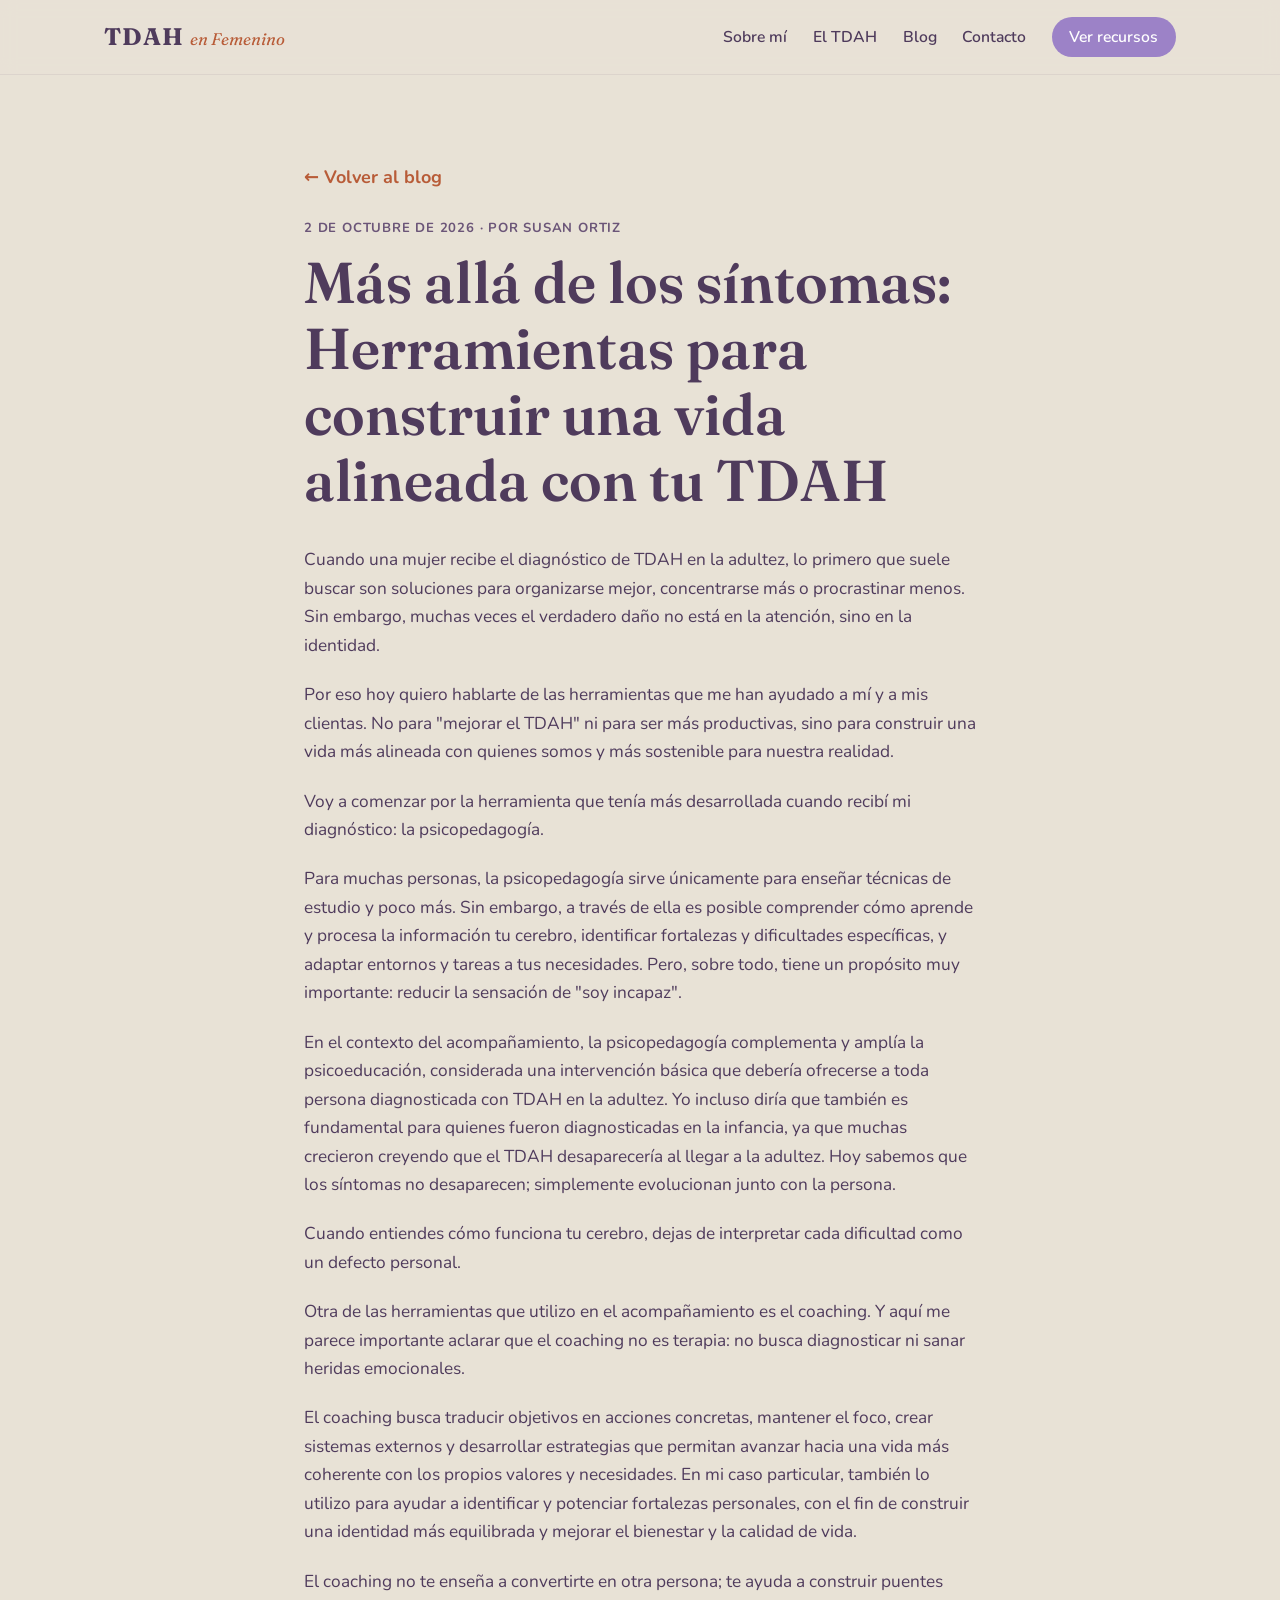
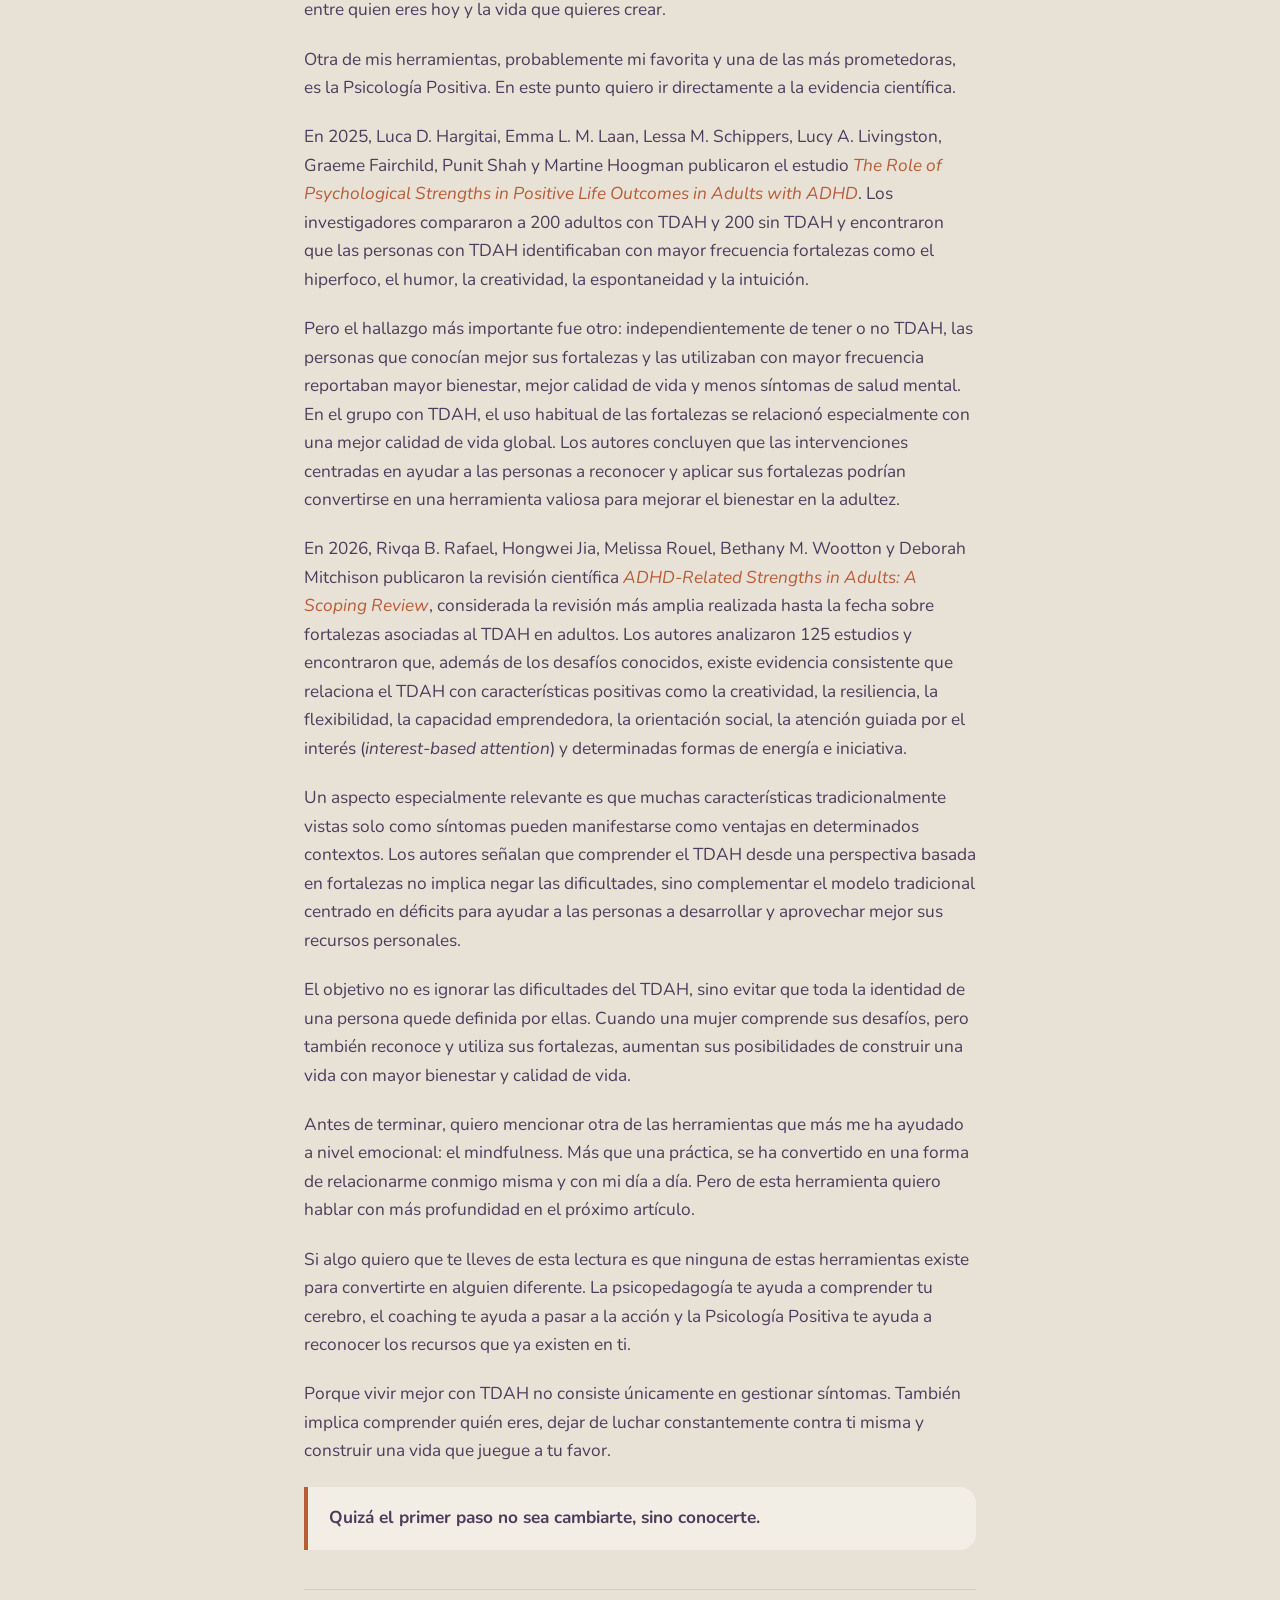
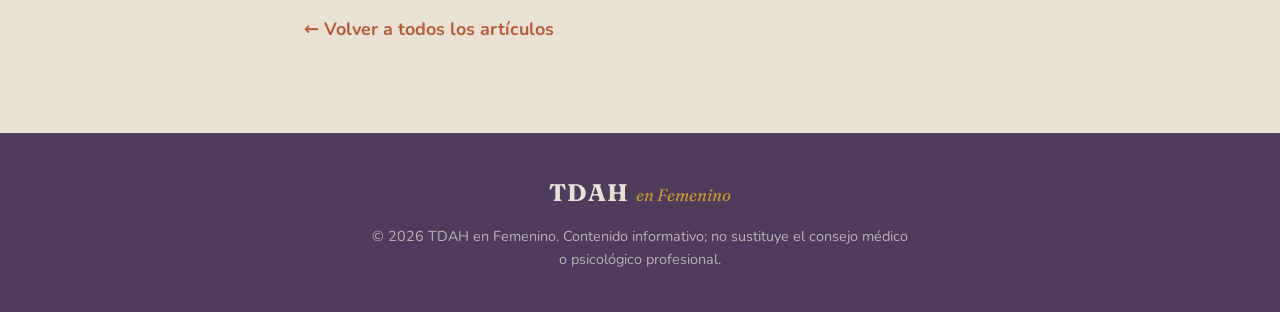
<file: blog/mas-alla-de-los-sintomas/index.html>
<!DOCTYPE html>
<html lang="es">
<head>
  <meta charset="UTF-8" />
  <meta name="viewport" content="width=device-width, initial-scale=1.0" />
  <title>Más allá de los síntomas: Herramientas para construir una vida alineada con tu TDAH — TDAH en Femenino</title>
  <meta name="description" content="Psicopedagogía, coaching y Psicología Positiva: herramientas para comprender tu TDAH, reconocer tus fortalezas y construir una vida más alineada contigo." />
  <meta name="author" content="Susan Ortiz" />

  <!-- Open Graph -->
  <meta property="og:title" content="Más allá de los síntomas: Herramientas para construir una vida alineada con tu TDAH" />
  <meta property="og:description" content="Psicopedagogía, coaching y Psicología Positiva: herramientas para comprender tu TDAH, reconocer tus fortalezas y construir una vida más alineada contigo." />
  <meta property="og:type" content="article" />
  <meta property="og:locale" content="es_ES" />
  <meta property="og:url" content="https://tdah-en-femenino.github.io/blog/mas-alla-de-los-sintomas/" />
  <meta property="og:image" content="https://tdah-en-femenino.github.io/assets/img/sobre-mi.jpg" />
  <link rel="canonical" href="https://tdah-en-femenino.github.io/blog/mas-alla-de-los-sintomas/" />

  <link rel="preconnect" href="https://fonts.googleapis.com" />
  <link rel="preconnect" href="https://fonts.gstatic.com" crossorigin />
  <link href="https://fonts.googleapis.com/css2?family=Fraunces:opsz,wght@9..144,400;9..144,600;9..144,700&family=Nunito:wght@400;500;600;700&display=swap" rel="stylesheet" />

  <link rel="stylesheet" href="/assets/css/styles.css" />
</head>
<body>
  <!-- ===================== HEADER ===================== -->
  <header class="site-header">
    <div class="container header-inner">
      <a class="logo" href="/" aria-label="TDAH en Femenino - inicio">
        <span class="logo-mark">TDAH</span>
        <span class="logo-text">en Femenino</span>
      </a>

      <nav class="nav" aria-label="Navegación principal">
        <button class="nav-toggle" id="navToggle" aria-expanded="false" aria-controls="navMenu" aria-label="Abrir menú">
          <span></span><span></span><span></span>
        </button>
        <ul class="nav-menu" id="navMenu">
          <li><a href="/#sobre-mi">Sobre mí</a></li>
          <li><a href="/#tdah">El TDAH</a></li>
          <li><a href="/blog/">Blog</a></li>
          <li><a href="/#contacto">Contacto</a></li>
          <li><a class="nav-cta" href="/#productos">Ver recursos</a></li>
        </ul>
      </nav>
    </div>
  </header>

  <main>
    <article class="section post">
      <div class="container post-container">
        <a class="post-back" href="/blog/">← Volver al blog</a>

        <header class="post-header">
          <p class="post-date"><time datetime="2026-10-02">2 de octubre de 2026</time> · por Susan Ortiz</p>
          <h1>Más allá de los síntomas: Herramientas para construir una vida alineada con tu TDAH</h1>
        </header>

        <div class="post-body">
          <p>Cuando una mujer recibe el diagnóstico de TDAH en la adultez, lo primero que suele buscar son soluciones para organizarse mejor, concentrarse más o procrastinar menos. Sin embargo, muchas veces el verdadero daño no está en la atención, sino en la identidad.</p>

          <p>Por eso hoy quiero hablarte de las herramientas que me han ayudado a mí y a mis clientas. No para "mejorar el TDAH" ni para ser más productivas, sino para construir una vida más alineada con quienes somos y más sostenible para nuestra realidad.</p>

          <p>Voy a comenzar por la herramienta que tenía más desarrollada cuando recibí mi diagnóstico: la psicopedagogía.</p>

          <p>Para muchas personas, la psicopedagogía sirve únicamente para enseñar técnicas de estudio y poco más. Sin embargo, a través de ella es posible comprender cómo aprende y procesa la información tu cerebro, identificar fortalezas y dificultades específicas, y adaptar entornos y tareas a tus necesidades. Pero, sobre todo, tiene un propósito muy importante: reducir la sensación de "soy incapaz".</p>

          <p>En el contexto del acompañamiento, la psicopedagogía complementa y amplía la psicoeducación, considerada una intervención básica que debería ofrecerse a toda persona diagnosticada con TDAH en la adultez. Yo incluso diría que también es fundamental para quienes fueron diagnosticadas en la infancia, ya que muchas crecieron creyendo que el TDAH desaparecería al llegar a la adultez. Hoy sabemos que los síntomas no desaparecen; simplemente evolucionan junto con la persona.</p>

          <p>Cuando entiendes cómo funciona tu cerebro, dejas de interpretar cada dificultad como un defecto personal.</p>

          <p>Otra de las herramientas que utilizo en el acompañamiento es el coaching. Y aquí me parece importante aclarar que el coaching no es terapia: no busca diagnosticar ni sanar heridas emocionales.</p>

          <p>El coaching busca traducir objetivos en acciones concretas, mantener el foco, crear sistemas externos y desarrollar estrategias que permitan avanzar hacia una vida más coherente con los propios valores y necesidades. En mi caso particular, también lo utilizo para ayudar a identificar y potenciar fortalezas personales, con el fin de construir una identidad más equilibrada y mejorar el bienestar y la calidad de vida.</p>

          <p>El coaching no te enseña a convertirte en otra persona; te ayuda a construir puentes entre quien eres hoy y la vida que quieres crear.</p>

          <p>Otra de mis herramientas, probablemente mi favorita y una de las más prometedoras, es la Psicología Positiva. En este punto quiero ir directamente a la evidencia científica.</p>

          <p>En 2025, Luca D. Hargitai, Emma L. M. Laan, Lessa M. Schippers, Lucy A. Livingston, Graeme Fairchild, Punit Shah y Martine Hoogman publicaron el estudio <em><a href="https://doi.org/10.1017/S0033291725101232">The Role of Psychological Strengths in Positive Life Outcomes in Adults with ADHD</a></em>. Los investigadores compararon a 200 adultos con TDAH y 200 sin TDAH y encontraron que las personas con TDAH identificaban con mayor frecuencia fortalezas como el hiperfoco, el humor, la creatividad, la espontaneidad y la intuición.</p>

          <p>Pero el hallazgo más importante fue otro: independientemente de tener o no TDAH, las personas que conocían mejor sus fortalezas y las utilizaban con mayor frecuencia reportaban mayor bienestar, mejor calidad de vida y menos síntomas de salud mental. En el grupo con TDAH, el uso habitual de las fortalezas se relacionó especialmente con una mejor calidad de vida global. Los autores concluyen que las intervenciones centradas en ayudar a las personas a reconocer y aplicar sus fortalezas podrían convertirse en una herramienta valiosa para mejorar el bienestar en la adultez.</p>

          <p>En 2026, Rivqa B. Rafael, Hongwei Jia, Melissa Rouel, Bethany M. Wootton y Deborah Mitchison publicaron la revisión científica <em><a href="https://doi.org/10.1177/10870547261425737">ADHD-Related Strengths in Adults: A Scoping Review</a></em>, considerada la revisión más amplia realizada hasta la fecha sobre fortalezas asociadas al TDAH en adultos. Los autores analizaron 125 estudios y encontraron que, además de los desafíos conocidos, existe evidencia consistente que relaciona el TDAH con características positivas como la creatividad, la resiliencia, la flexibilidad, la capacidad emprendedora, la orientación social, la atención guiada por el interés (<em>interest-based attention</em>) y determinadas formas de energía e iniciativa.</p>

          <p>Un aspecto especialmente relevante es que muchas características tradicionalmente vistas solo como síntomas pueden manifestarse como ventajas en determinados contextos. Los autores señalan que comprender el TDAH desde una perspectiva basada en fortalezas no implica negar las dificultades, sino complementar el modelo tradicional centrado en déficits para ayudar a las personas a desarrollar y aprovechar mejor sus recursos personales.</p>

          <p>El objetivo no es ignorar las dificultades del TDAH, sino evitar que toda la identidad de una persona quede definida por ellas. Cuando una mujer comprende sus desafíos, pero también reconoce y utiliza sus fortalezas, aumentan sus posibilidades de construir una vida con mayor bienestar y calidad de vida.</p>

          <p>Antes de terminar, quiero mencionar otra de las herramientas que más me ha ayudado a nivel emocional: el mindfulness. Más que una práctica, se ha convertido en una forma de relacionarme conmigo misma y con mi día a día. Pero de esta herramienta quiero hablar con más profundidad en el próximo artículo.</p>

          <p>Si algo quiero que te lleves de esta lectura es que ninguna de estas herramientas existe para convertirte en alguien diferente. La psicopedagogía te ayuda a comprender tu cerebro, el coaching te ayuda a pasar a la acción y la Psicología Positiva te ayuda a reconocer los recursos que ya existen en ti.</p>

          <p>Porque vivir mejor con TDAH no consiste únicamente en gestionar síntomas. También implica comprender quién eres, dejar de luchar constantemente contra ti misma y construir una vida que juegue a tu favor.</p>

          <p class="post-highlight"><strong>Quizá el primer paso no sea cambiarte, sino conocerte.</strong></p>
        </div>

        <footer class="post-footer">
          <a class="post-back" href="/blog/">← Volver a todos los artículos</a>
        </footer>
      </div>
    </article>
  </main>

  <!-- ===================== FOOTER ===================== -->
  <footer class="site-footer">
    <div class="container footer-inner">
      <a class="logo logo-footer" href="/" aria-label="TDAH en Femenino - inicio">
        <span class="logo-mark">TDAH</span>
        <span class="logo-text">en Femenino</span>
      </a>
      <p class="footer-note">
        © <span id="year"></span> TDAH en Femenino. Contenido informativo; no sustituye
        el consejo médico o psicológico profesional.
      </p>
    </div>
  </footer>

  <script src="/assets/js/main.js"></script>
</body>
</html>
</file>
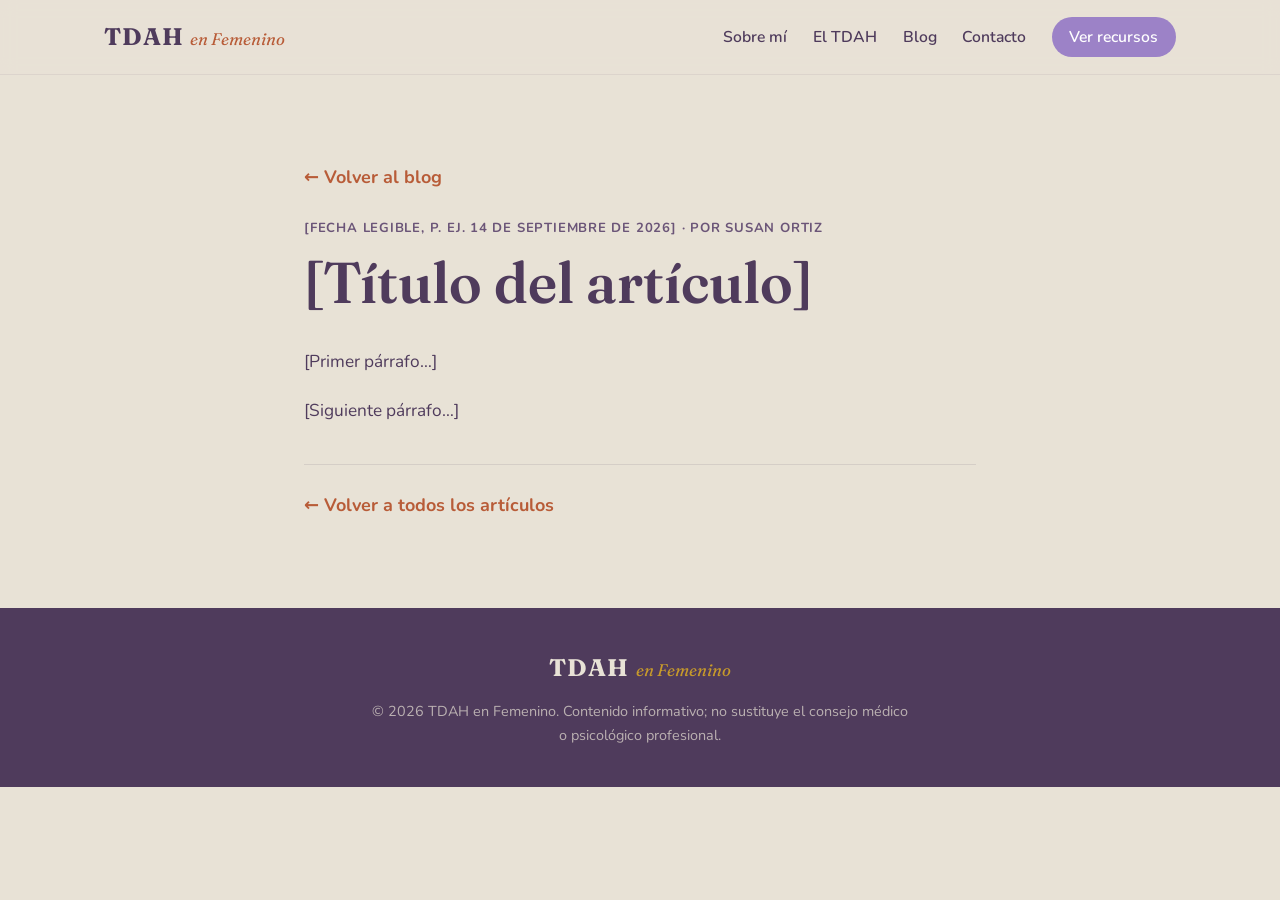
<file: blog/_plantilla.html>
<!DOCTYPE html>
<html lang="es">
<head>
  <meta charset="UTF-8" />
  <meta name="viewport" content="width=device-width, initial-scale=1.0" />
  <!-- Plantilla de artículo. Copia esta carpeta/archivo a /blog/<slug>/index.html
       y sustituye TODO lo marcado con corchetes [ ... ]. Borra esta nota al publicar. -->
  <meta name="robots" content="noindex" />
  <title>[Título del artículo] — TDAH en Femenino</title>
  <meta name="description" content="[Resumen de 1-2 frases para buscadores, ~150 caracteres.]" />
  <meta name="author" content="Susan Ortiz" />

  <!-- Open Graph -->
  <meta property="og:title" content="[Título del artículo]" />
  <meta property="og:description" content="[Resumen breve para compartir en redes.]" />
  <meta property="og:type" content="article" />
  <meta property="og:locale" content="es_ES" />
  <meta property="og:url" content="https://tdah-en-femenino.github.io/blog/[slug]/" />
  <meta property="og:image" content="https://tdah-en-femenino.github.io/assets/img/[imagen-portada.jpg]" />
  <link rel="canonical" href="https://tdah-en-femenino.github.io/blog/[slug]/" />

  <link rel="preconnect" href="https://fonts.googleapis.com" />
  <link rel="preconnect" href="https://fonts.gstatic.com" crossorigin />
  <link href="https://fonts.googleapis.com/css2?family=Fraunces:opsz,wght@9..144,400;9..144,600;9..144,700&family=Nunito:wght@400;500;600;700&display=swap" rel="stylesheet" />

  <link rel="stylesheet" href="/assets/css/styles.css" />
</head>
<body>
  <!-- ===================== HEADER ===================== -->
  <header class="site-header">
    <div class="container header-inner">
      <a class="logo" href="/" aria-label="TDAH en Femenino - inicio">
        <span class="logo-mark">TDAH</span>
        <span class="logo-text">en Femenino</span>
      </a>

      <nav class="nav" aria-label="Navegación principal">
        <button class="nav-toggle" id="navToggle" aria-expanded="false" aria-controls="navMenu" aria-label="Abrir menú">
          <span></span><span></span><span></span>
        </button>
        <ul class="nav-menu" id="navMenu">
          <li><a href="/#sobre-mi">Sobre mí</a></li>
          <li><a href="/#tdah">El TDAH</a></li>
          <li><a href="/blog/">Blog</a></li>
          <li><a href="/#contacto">Contacto</a></li>
          <li><a class="nav-cta" href="/#productos">Ver recursos</a></li>
        </ul>
      </nav>
    </div>
  </header>

  <main>
    <article class="section post">
      <div class="container post-container">
        <a class="post-back" href="/blog/">← Volver al blog</a>

        <header class="post-header">
          <p class="post-date"><time datetime="[AAAA-MM-DD]">[fecha legible, p. ej. 14 de septiembre de 2026]</time> · por Susan Ortiz</p>
          <h1>[Título del artículo]</h1>
        </header>

        <div class="post-body">
          <p>[Primer párrafo…]</p>
          <p>[Siguiente párrafo…]</p>

          <!-- Lista (opcional):
          <ul>
            <li>[Elemento]</li>
          </ul>
          -->

          <!-- Frase destacada (opcional):
          <p class="post-highlight"><strong>[Idea clave del artículo.]</strong></p>
          -->
        </div>

        <footer class="post-footer">
          <a class="post-back" href="/blog/">← Volver a todos los artículos</a>
        </footer>
      </div>
    </article>
  </main>

  <!-- ===================== FOOTER ===================== -->
  <footer class="site-footer">
    <div class="container footer-inner">
      <a class="logo logo-footer" href="/" aria-label="TDAH en Femenino - inicio">
        <span class="logo-mark">TDAH</span>
        <span class="logo-text">en Femenino</span>
      </a>
      <p class="footer-note">
        © <span id="year"></span> TDAH en Femenino. Contenido informativo; no sustituye
        el consejo médico o psicológico profesional.
      </p>
    </div>
  </footer>

  <script src="/assets/js/main.js"></script>
</body>
</html>
</file>
<file: assets/css/styles.css>
/* ===================================================================
   TDAH en Femenino — hoja de estilos
   Paleta:
     --beige       #e8e2d6  (fondo claro)
     --purple      #9c82c7  (fondo/acento morado)
     --ink         #4f3b5c  (títulos y texto principal)
     --terracotta  #b85c38  (destacados)
     --gold        #c79a2b  (destacados)
   =================================================================== */

:root {
  --beige: #e8e2d6;
  --purple: #9c82c7;
  --ink: #4f3b5c;
  --terracotta: #b85c38;
  --gold: #c79a2b;

  --beige-soft: #f2eee6;
  --ink-soft: #6b5578;
  --white: #ffffff;

  --font-title: "Fraunces", Georgia, serif;
  --font-body: "Nunito", system-ui, -apple-system, sans-serif;

  --radius: 16px;
  --radius-lg: 26px;
  --shadow: 0 14px 40px rgba(79, 59, 92, 0.14);
  --shadow-sm: 0 6px 18px rgba(79, 59, 92, 0.10);
  --container: 1120px;
  --transition: 0.25s ease;
}

/* ---------- Reset ---------- */
*,
*::before,
*::after { box-sizing: border-box; }

html { scroll-behavior: smooth; }

body {
  margin: 0;
  font-family: var(--font-body);
  color: var(--ink);
  background: var(--beige);
  line-height: 1.65;
  font-size: 18px;
  -webkit-font-smoothing: antialiased;
}

h1, h2, h3 {
  font-family: var(--font-title);
  color: var(--ink);
  line-height: 1.15;
  margin: 0 0 0.4em;
  font-weight: 600;
}

h1 { font-size: clamp(2.2rem, 5vw, 3.6rem); }
h2 { font-size: clamp(1.7rem, 3.5vw, 2.6rem); }
h3 { font-size: 1.25rem; }

p { margin: 0 0 1rem; }

a { color: var(--terracotta); text-decoration: none; transition: color var(--transition); }
a:hover { color: var(--ink); }

img { max-width: 100%; display: block; }

.container {
  width: 100%;
  max-width: var(--container);
  margin: 0 auto;
  padding: 0 24px;
}

/* ---------- Utilidades ---------- */
.eyebrow {
  text-transform: uppercase;
  letter-spacing: 0.12em;
  font-size: 0.8rem;
  font-weight: 700;
  color: var(--terracotta);
  margin-bottom: 0.6rem;
}

.highlight { color: var(--terracotta); }
.highlight-alt { color: var(--gold); }

.section { padding: 88px 0; }
.section-alt { background: var(--beige-soft); }

.section-head {
  max-width: 680px;
  margin: 0 auto 52px;
  text-align: center;
}
.section-sub { color: var(--ink-soft); font-size: 1.05rem; }

/* ---------- Botones ---------- */
.btn {
  display: inline-flex;
  align-items: center;
  justify-content: center;
  gap: 0.5rem;
  padding: 0.85rem 1.6rem;
  border-radius: 999px;
  font-family: var(--font-body);
  font-weight: 700;
  font-size: 1rem;
  cursor: pointer;
  border: 2px solid transparent;
  transition: transform var(--transition), box-shadow var(--transition),
    background var(--transition), color var(--transition);
}
.btn:hover { transform: translateY(-2px); }

.btn-primary { background: var(--terracotta); color: var(--white); box-shadow: var(--shadow-sm); }
.btn-primary:hover { background: var(--ink); color: var(--white); }

.btn-ghost { background: transparent; color: var(--ink); border-color: var(--ink); }
.btn-ghost:hover { background: var(--ink); color: var(--white); }

.btn-light { background: var(--white); color: var(--ink); }
.btn-light:hover { background: var(--gold); color: var(--white); }

.btn-block { width: 100%; margin-top: auto; }

/* ---------- Header ---------- */
.site-header {
  position: sticky;
  top: 0;
  z-index: 50;
  background: rgba(232, 226, 214, 0.9);
  backdrop-filter: blur(8px);
  border-bottom: 1px solid rgba(79, 59, 92, 0.08);
}
.header-inner {
  display: flex;
  align-items: center;
  justify-content: space-between;
  height: 74px;
}
.logo { display: inline-flex; align-items: baseline; gap: 0.4rem; color: var(--ink); }
.logo-mark {
  font-family: var(--font-title);
  font-weight: 700;
  font-size: 1.5rem;
  letter-spacing: 0.04em;
  color: var(--ink);
}
.logo-text {
  font-family: var(--font-title);
  font-style: italic;
  font-size: 1.05rem;
  color: var(--terracotta);
}

.nav-menu {
  list-style: none;
  display: flex;
  align-items: center;
  gap: 1.6rem;
  margin: 0;
  padding: 0;
}
.nav-menu a { color: var(--ink); font-weight: 600; font-size: 0.98rem; }
.nav-menu a:hover { color: var(--terracotta); }
.nav-cta {
  background: var(--purple);
  color: var(--white) !important;
  padding: 0.55rem 1.1rem;
  border-radius: 999px;
}
.nav-cta:hover { background: var(--ink); }

.nav-toggle {
  display: none;
  flex-direction: column;
  gap: 5px;
  background: none;
  border: 0;
  cursor: pointer;
  padding: 6px;
}
.nav-toggle span {
  width: 26px;
  height: 3px;
  background: var(--ink);
  border-radius: 3px;
  transition: var(--transition);
}

/* ---------- Hero ---------- */
.hero {
  background:
    radial-gradient(120% 120% at 100% 0%, rgba(156, 130, 199, 0.35) 0%, rgba(156, 130, 199, 0) 55%),
    var(--beige);
  padding: 80px 0 90px;
}
.hero-inner {
  display: grid;
  grid-template-columns: 1.15fr 0.85fr;
  gap: 48px;
  align-items: center;
}
.hero-content .lead {
  font-size: 1.2rem;
  color: var(--ink-soft);
  max-width: 34ch;
}
.hero-actions { display: flex; flex-wrap: wrap; gap: 1rem; margin-top: 1.8rem; }

.hero-visual { display: flex; justify-content: center; }
.hero-card {
  background: var(--purple);
  color: var(--white);
  padding: 40px 34px;
  border-radius: var(--radius-lg);
  box-shadow: var(--shadow);
  max-width: 320px;
  text-align: center;
  transform: rotate(-2deg);
}
.hero-card p { margin: 0; font-size: 1.05rem; }
.hero-card .hero-card-title {
  font-family: var(--font-title);
  font-size: 1.15rem;
  font-weight: 600;
  line-height: 1.4;
  margin-bottom: 0.9rem;
}

/* ---------- Sobre mí ---------- */
.about-grid {
  display: grid;
  grid-template-columns: 0.8fr 1.2fr;
  gap: 52px;
  align-items: stretch;
}
.about-photo { height: 100%; }
.about-photo img {
  width: 100%;
  height: 100%;
  border-radius: var(--radius-lg);
  box-shadow: var(--shadow);
  display: block;
  object-fit: cover;
}
.about-lead { font-size: 1.12rem; color: var(--ink); }
.about-closing { font-size: 1.08rem; }
.about-roles {
  display: grid;
  grid-template-columns: repeat(auto-fit, minmax(220px, 1fr));
  gap: 20px;
  grid-column: 1 / -1;
  margin-top: 8px;
}
.role-card {
  background: var(--beige);
  border-radius: var(--radius);
  padding: 20px 22px;
}
.role-icon { font-size: 1.5rem; display: block; margin-bottom: 0.5rem; }
.role-card h3 {
  font-family: var(--font-title);
  font-size: 1rem;
  letter-spacing: 0.04em;
  text-transform: uppercase;
  color: var(--ink);
  margin: 0 0 0.4rem;
}
.role-card p { color: var(--ink-soft); font-size: 0.95rem; margin: 0; }

/* ---------- Features (El TDAH) ---------- */
.features {
  display: grid;
  grid-template-columns: repeat(3, 1fr);
  gap: 26px;
}
.feature {
  background: var(--white);
  border-radius: var(--radius);
  padding: 32px 26px;
  box-shadow: var(--shadow-sm);
  text-align: center;
  border-top: 4px solid var(--purple);
}
.feature-icon { font-size: 2.2rem; display: block; margin-bottom: 0.6rem; }
.feature p { color: var(--ink-soft); margin: 0; }

/* ---------- Productos ---------- */
.products {
  display: grid;
  grid-template-columns: repeat(3, 1fr);
  gap: 28px;
  align-items: stretch;
}
.product-card {
  background: var(--white);
  border-radius: var(--radius-lg);
  padding: 32px 28px;
  box-shadow: var(--shadow-sm);
  display: flex;
  flex-direction: column;
  position: relative;
  transition: transform var(--transition), box-shadow var(--transition);
}
.product-card:hover { transform: translateY(-6px); box-shadow: var(--shadow); }
.product-card.featured {
  border: 2px solid var(--gold);
  box-shadow: var(--shadow);
}
.product-badge {
  align-self: flex-start;
  background: var(--beige);
  color: var(--ink);
  font-size: 0.72rem;
  font-weight: 700;
  text-transform: uppercase;
  letter-spacing: 0.08em;
  padding: 0.3rem 0.7rem;
  border-radius: 999px;
  margin-bottom: 1rem;
}
.product-card.featured .product-badge { background: var(--gold); color: var(--white); }
.product-card p { color: var(--ink-soft); }
.product-closing strong { color: var(--terracotta); }
.read-more {
  display: none;
  align-self: flex-start;
  padding: 0;
  margin: 0 0 1.1rem;
  background: none;
  border: none;
  font: inherit;
  font-weight: 700;
  color: var(--terracotta);
  cursor: pointer;
}
.read-more:hover { text-decoration: underline; }
html.js .read-more { display: inline-block; }
html.js .product-desc {
  position: relative;
  overflow: hidden;
  max-height: 6.5em;
  transition: max-height var(--transition);
}
html.js .product-desc::after {
  content: "";
  position: absolute;
  left: 0;
  right: 0;
  bottom: 0;
  height: 2.6em;
  background: linear-gradient(to bottom, rgba(255, 255, 255, 0), var(--white));
  pointer-events: none;
  transition: opacity var(--transition);
}
html.js .product-desc.expanded {
  max-height: 60em;
}
html.js .product-desc.expanded::after { opacity: 0; }
.product-price {
  font-family: var(--font-title);
  font-size: 1.4rem;
  font-weight: 700;
  color: var(--terracotta);
  margin: 0.4rem 0 1.4rem;
}
.products-2 {
  grid-template-columns: repeat(2, 1fr);
  max-width: 900px;
  margin-inline: auto;
}
.product-media {
  margin: -32px -28px 22px;
  border-radius: var(--radius-lg) var(--radius-lg) 0 0;
  overflow: hidden;
  aspect-ratio: 1 / 1;
}
.product-media img {
  width: 100%;
  height: 100%;
  object-fit: cover;
  object-position: center 15%;
  display: block;
}
.badge-free { background: var(--gold); color: var(--white); }
.product-note {
  font-size: 0.9rem;
  color: var(--ink-soft);
  background: var(--beige-soft);
  border-left: 3px solid var(--gold);
  padding: 0.6rem 0.9rem;
  border-radius: 8px;
  margin-bottom: 1.2rem;
}

/* ---------- CTA band ---------- */
.cta-band {
  background: var(--purple);
  color: var(--white);
  padding: 70px 0;
  text-align: center;
}
.cta-band h2 { color: var(--white); }
.cta-inner p { color: rgba(255, 255, 255, 0.9); max-width: 46ch; margin: 0 auto 1.8rem; }

/* ---------- Contacto ---------- */
.socials {
  display: flex;
  flex-wrap: wrap;
  justify-content: center;
  gap: 18px;
}
.social {
  display: inline-flex;
  align-items: center;
  gap: 0.6rem;
  background: var(--white);
  color: var(--ink);
  padding: 0.85rem 1.4rem;
  border-radius: 999px;
  font-weight: 700;
  box-shadow: var(--shadow-sm);
  transition: transform var(--transition), color var(--transition);
}
.social:hover { transform: translateY(-3px); color: var(--terracotta); }
.social-icon { width: 20px; height: 20px; display: block; flex-shrink: 0; }

/* ---------- Blog: listado ---------- */
.post-grid {
  display: grid;
  grid-template-columns: repeat(auto-fill, minmax(300px, 1fr));
  gap: 28px;
  align-items: stretch;
}
.post-card {
  background: var(--white);
  border-radius: var(--radius-lg);
  padding: 30px 28px;
  box-shadow: var(--shadow-sm);
  display: flex;
  flex-direction: column;
  transition: transform var(--transition), box-shadow var(--transition);
}
.post-card:hover { transform: translateY(-6px); box-shadow: var(--shadow); }
.post-date {
  font-size: 0.82rem;
  font-weight: 700;
  letter-spacing: 0.06em;
  text-transform: uppercase;
  color: var(--ink-soft);
  margin: 0 0 0.6rem;
}
.post-card-title { font-size: 1.4rem; margin: 0 0 0.6rem; }
.post-card-title a { color: var(--ink); }
.post-card-title a:hover { color: var(--terracotta); }
.post-excerpt { color: var(--ink-soft); margin: 0 0 1.2rem; }
.post-more { font-weight: 700; margin-top: auto; align-self: flex-start; }

/* ---------- Blog: artículo ---------- */
.post-container { max-width: 720px; }
.post-back { font-weight: 700; display: inline-block; }
.post-header { margin: 1.6rem 0 2rem; }
.post-header h1 { margin: 0.4rem 0 0; }
.post-body { font-size: 1.08rem; }
.post-body p { margin: 0 0 1.3rem; }
.post-body ul { margin: 0 0 1.3rem; padding-left: 1.3rem; }
.post-body li { margin-bottom: 0.5rem; color: var(--ink-soft); }
.post-body strong { color: var(--ink); }
.post-highlight {
  background: var(--beige-soft);
  border-left: 4px solid var(--terracotta);
  border-radius: 0 var(--radius) var(--radius) 0;
  padding: 1.1rem 1.3rem;
}
.post-footer { margin-top: 2.4rem; padding-top: 1.6rem; border-top: 1px solid rgba(79, 59, 92, 0.12); }

/* ---------- Footer ---------- */
.site-footer {
  background: var(--ink);
  color: var(--beige);
  padding: 40px 0;
}
.footer-inner {
  display: flex;
  flex-direction: column;
  align-items: center;
  gap: 12px;
  text-align: center;
}
.logo-footer .logo-mark { color: var(--beige); }
.logo-footer .logo-text { color: var(--gold); }
.footer-note { color: rgba(232, 226, 214, 0.7); font-size: 0.9rem; margin: 0; max-width: 60ch; }

/* ---------- Responsive ---------- */
@media (max-width: 860px) {
  .nav-toggle { display: flex; }
  .nav-menu {
    position: absolute;
    top: 74px;
    right: 0;
    left: 0;
    flex-direction: column;
    align-items: stretch;
    gap: 0;
    background: var(--beige);
    padding: 10px 24px 20px;
    border-bottom: 1px solid rgba(79, 59, 92, 0.12);
    box-shadow: var(--shadow-sm);
    display: none;
  }
  .nav-menu.open { display: flex; }
  .nav-menu li { padding: 8px 0; }
  .nav-cta { text-align: center; }

  .hero-inner,
  .about-grid { grid-template-columns: 1fr; }
  .hero-visual { order: -1; }
  .hero-content .lead { max-width: none; }
  .about-photo,
  .about-photo img { height: auto; }

  .features,
  .products { grid-template-columns: 1fr; }

  .section { padding: 62px 0; }
}

@media (max-width: 520px) {
  body { font-size: 17px; }
  .hero-actions { flex-direction: column; align-items: stretch; }
  .hero-actions .btn { width: 100%; }
}
</file>
